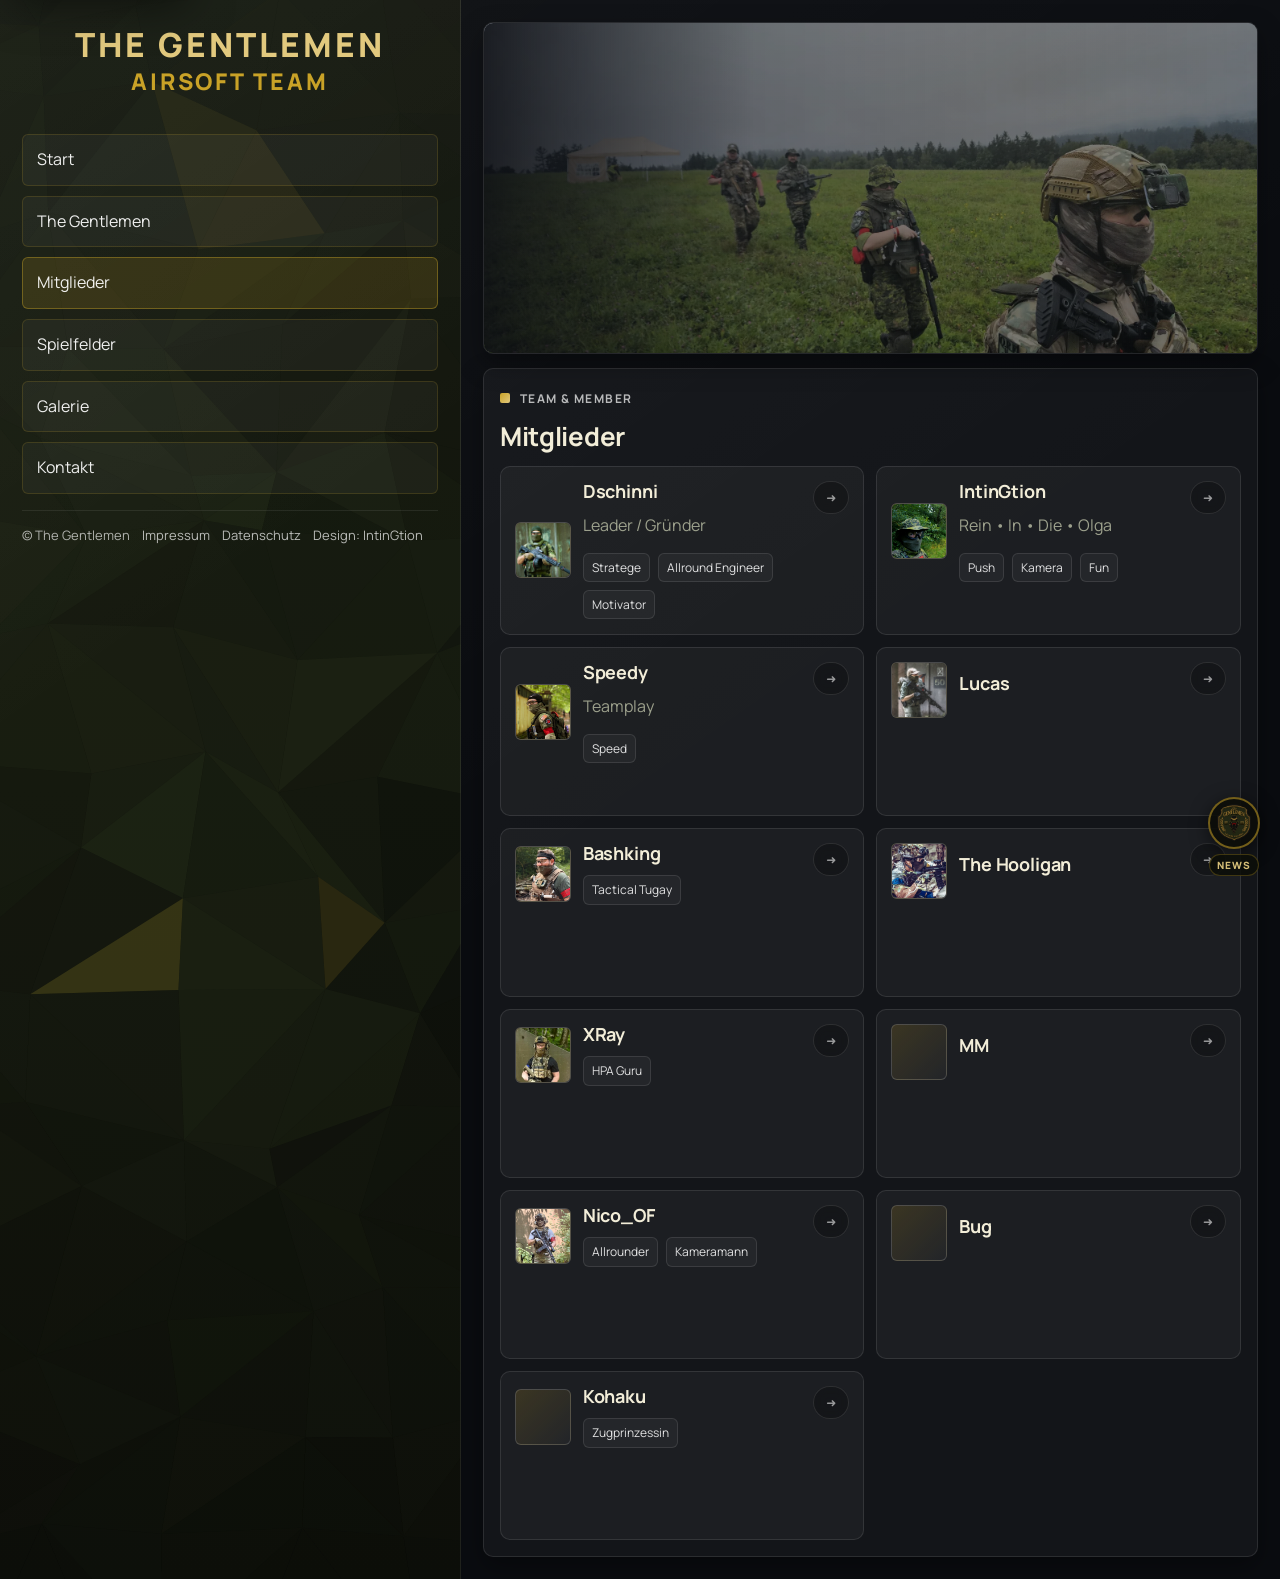
<file: about.html>
﻿<!doctype html>
<html lang="de">
  <head>
    <meta charset="utf-8" />
    <meta name="viewport" content="width=device-width, initial-scale=1.0" />
    <title>Wer sind wir – The Gentlemen</title>
    <meta
      name="description"
      content="Kurzbeschreibung des Teams und Vorstellung der Mitglieder."
    />

    <link rel="preconnect" href="https://fonts.googleapis.com" />
    <link rel="preconnect" href="https://fonts.gstatic.com" crossorigin />
    <link
      rel="stylesheet"
      href="https://fonts.googleapis.com/css2?family=Manrope:wght@400;500;600;700;800&display=swap"
    />

    <link rel="stylesheet" href="resources/style.css" />
    <link rel="icon" href="resources/brand/badge.png" type="image/png" />

    <meta name="theme-color" content="#0b0d12" />
    <meta name="color-scheme" content="dark" />
  </head>

  <body>
    <a class="skip-link" href="#content">Zum Inhalt springen</a>

    <div class="shell shell--about">
      <div class="left-pane">
        <header class="topbar">
          <a
            class="brand brand--centered"
            href="home.html"
            aria-label="The Gentlemen – Start"
          >
            <div class="brand__row">
              <div class="brand__text">
                <div class="brand__title">The Gentlemen</div>
                <div class="brand__subtitle">Airsoft Team</div>
              </div>
            </div>
          </a>
        </header>

        <div class="left-scroll">
          <nav class="tabs" aria-label="Hauptnavigation">
            <a class="tab" href="home.html"
              ><span>Start</span></a
            >
            <a class="tab" href="mitspielen.html"
              ><span>The Gentlemen</span
              ></a
            >
            <a class="tab" aria-current="page" href="about.html"
              ><span>Mitglieder</span
              ></a
            >
            <a class="tab" href="fields.html"
              ><span>Spielfelder</span
              ></a
            >
            <a class="tab" href="galerie.html"
              ><span>Galerie</span
              ></a
            >
            <a class="tab" href="kontakt.html"
              ><span>Kontakt</span
              ></a
            >
          </nav>

          <footer class="legal" aria-label="Rechtliches">
            <span>© The Gentlemen</span>
            <a href="impressum.html">Impressum</a>
            <a href="datenschutz.html">Datenschutz</a>
            <a href="https://intingtion.de" target="_blank" rel="noopener noreferrer">Design: IntinGtion</a>
          </footer>
        </div>
      </div>

      <aside class="right-pane" aria-label="Mitglieder & Eindrücke">
        <div class="right-scroll">
          <div
            class="slideshow slideshow--inline slideshow--compact"
            data-source="data/media.json"
          >
            <img class="slide slide--a" alt="" />
            <img class="slide slide--b" alt="" />
            <div class="slideshow__shade" aria-hidden="true">
            </div>
          </div>
          <section class="block">
            <p class="kicker">Team & Member</p>
            <h2>Mitglieder</h2>
            <p id="teamGridStatus" class="muted" aria-live="polite"></p>
            <div id="teamGrid" class="grid" data-source="data/team.json"></div>
          </section>
        </div>
      </aside>
    </div>

    <script src="resources/script.js" defer></script>
  </body>
</html>
</file>
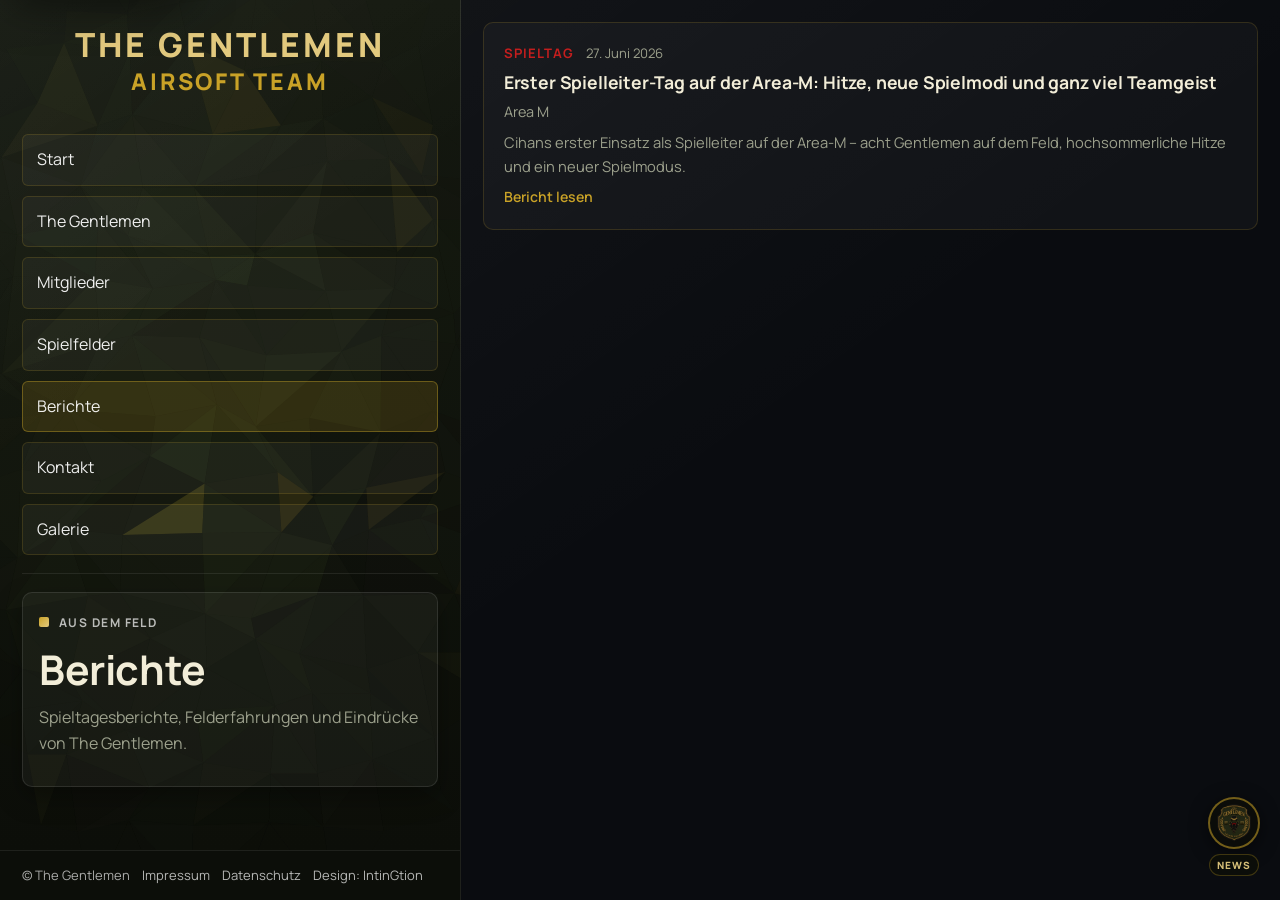
<file: berichte.html>
﻿<!doctype html>
<html lang="de">
  <head>
    <meta charset="utf-8" />
    <meta name="viewport" content="width=device-width, initial-scale=1.0" />
    <title>Berichte – The Gentlemen</title>
    <meta name="description" content="Spieltagesberichte, Felderfahrungen und Eindrücke von The Gentlemen Airsoft Team." />

    <link rel="preconnect" href="https://fonts.googleapis.com" />
    <link rel="preconnect" href="https://fonts.gstatic.com" crossorigin />
    <link rel="stylesheet" href="https://fonts.googleapis.com/css2?family=Manrope:wght@400;500;600;700;800&display=swap" />

    <link rel="stylesheet" href="resources/style.css" />
    <link rel="icon" href="resources/brand/badge.png" type="image/png" />

    <meta name="theme-color" content="#0b0d12" />
    <meta name="color-scheme" content="dark" />

    <meta property="og:type" content="website" />
    <meta property="og:site_name" content="The Gentlemen" />
    <meta property="og:locale" content="de_DE" />
    <meta property="og:title" content="Berichte – The Gentlemen" />
    <meta property="og:description" content="Spieltagesberichte, Felderfahrungen und Eindrücke von The Gentlemen Airsoft Team." />
    <meta property="og:url" content="https://the-gentlemen.de/berichte.html" />
    <meta property="og:image" content="https://the-gentlemen.de/resources/brand/badge.png" />
    <meta name="twitter:card" content="summary" />
    <meta name="twitter:title" content="Berichte – The Gentlemen" />
    <meta name="twitter:description" content="Spieltagesberichte, Felderfahrungen und Eindrücke von The Gentlemen Airsoft Team." />
    <meta name="twitter:image" content="https://the-gentlemen.de/resources/brand/badge.png" />
  </head>

  <body>
    <a class="skip-link" href="#content">Zum Inhalt springen</a>

    <div class="shell shell--fields">
      <div class="left-pane">
        <header class="topbar">
          <a class="brand brand--centered" href="start.html" aria-label="The Gentlemen – Start">
            <div class="brand__row">
              <div class="brand__text">
                <div class="brand__title">The Gentlemen</div>
                <div class="brand__subtitle">Airsoft Team</div>
              </div>
            </div>
          </a>
        </header>

        <div class="left-scroll">
          <nav class="tabs" aria-label="Hauptnavigation">
            <a class="tab" href="start.html"><span>Start</span></a>
            <a class="tab" href="ueber-uns.html"><span>The Gentlemen</span></a>
            <a class="tab" href="mitglieder.html"><span>Mitglieder</span></a>
            <a class="tab" href="spielfelder.html"><span>Spielfelder</span></a>
            <a class="tab" aria-current="page" href="berichte.html"><span>Berichte</span></a>
            <a class="tab" href="kontakt.html"><span>Kontakt</span></a>
            <a class="tab" href="galerie.html"><span>Galerie</span></a>
          </nav>

          <main id="content" class="page">
            <section class="block">
              <p class="kicker">Aus dem Feld</p>
              <h1>Berichte</h1>
              <p class="muted">Spieltagesberichte, Felderfahrungen und Eindrücke von The Gentlemen.</p>
            </section>

          </main>
        </div>
      </div>

      <div class="right-pane">
        <div class="right-scroll">
          <div id="berichte-list" class="berichte-list">
            <p class="muted" style="padding: 24px">Berichte werden geladen…</p>
          </div>
        </div>
      </div>

      <footer class="legal" aria-label="Rechtliches">
        <span>© The Gentlemen</span>
        <a href="impressum.html">Impressum</a>
        <a href="datenschutz.html">Datenschutz</a>
        <a href="https://intingtion.de" target="_blank" rel="noopener noreferrer">Design: IntinGtion</a>
      </footer>
    </div>

    <div id="bericht-modal" hidden role="dialog" aria-modal="true" aria-labelledby="bericht-modal-titel">
      <div class="bericht-modal__backdrop" data-close-bericht></div>
      <div class="bericht-modal__dialog">
        <div class="bericht-modal__topbar">
          <button class="bericht-modal__close" type="button" data-close-bericht aria-label="Schließen">✕</button>
        </div>
        <div class="bericht-modal__content">
          <p class="bericht-modal__meta">
            <span class="bericht-modal__typ" id="bericht-modal-typ"></span>
            <span class="bericht-modal__datum" id="bericht-modal-datum"></span>
          </p>
          <h2 id="bericht-modal-titel"></h2>
          <p class="bericht-modal__feld muted" id="bericht-modal-feld"></p>
          <div id="bericht-modal-body" class="bericht-modal__body"></div>
          <div id="bericht-modal-bilder" class="bericht-modal__bilder"></div>
        </div>
      </div>
    </div>

    <script src="js/berichte.js" defer></script>
    <script src="resources/script.js" defer></script>
  </body>
</html>
</file>
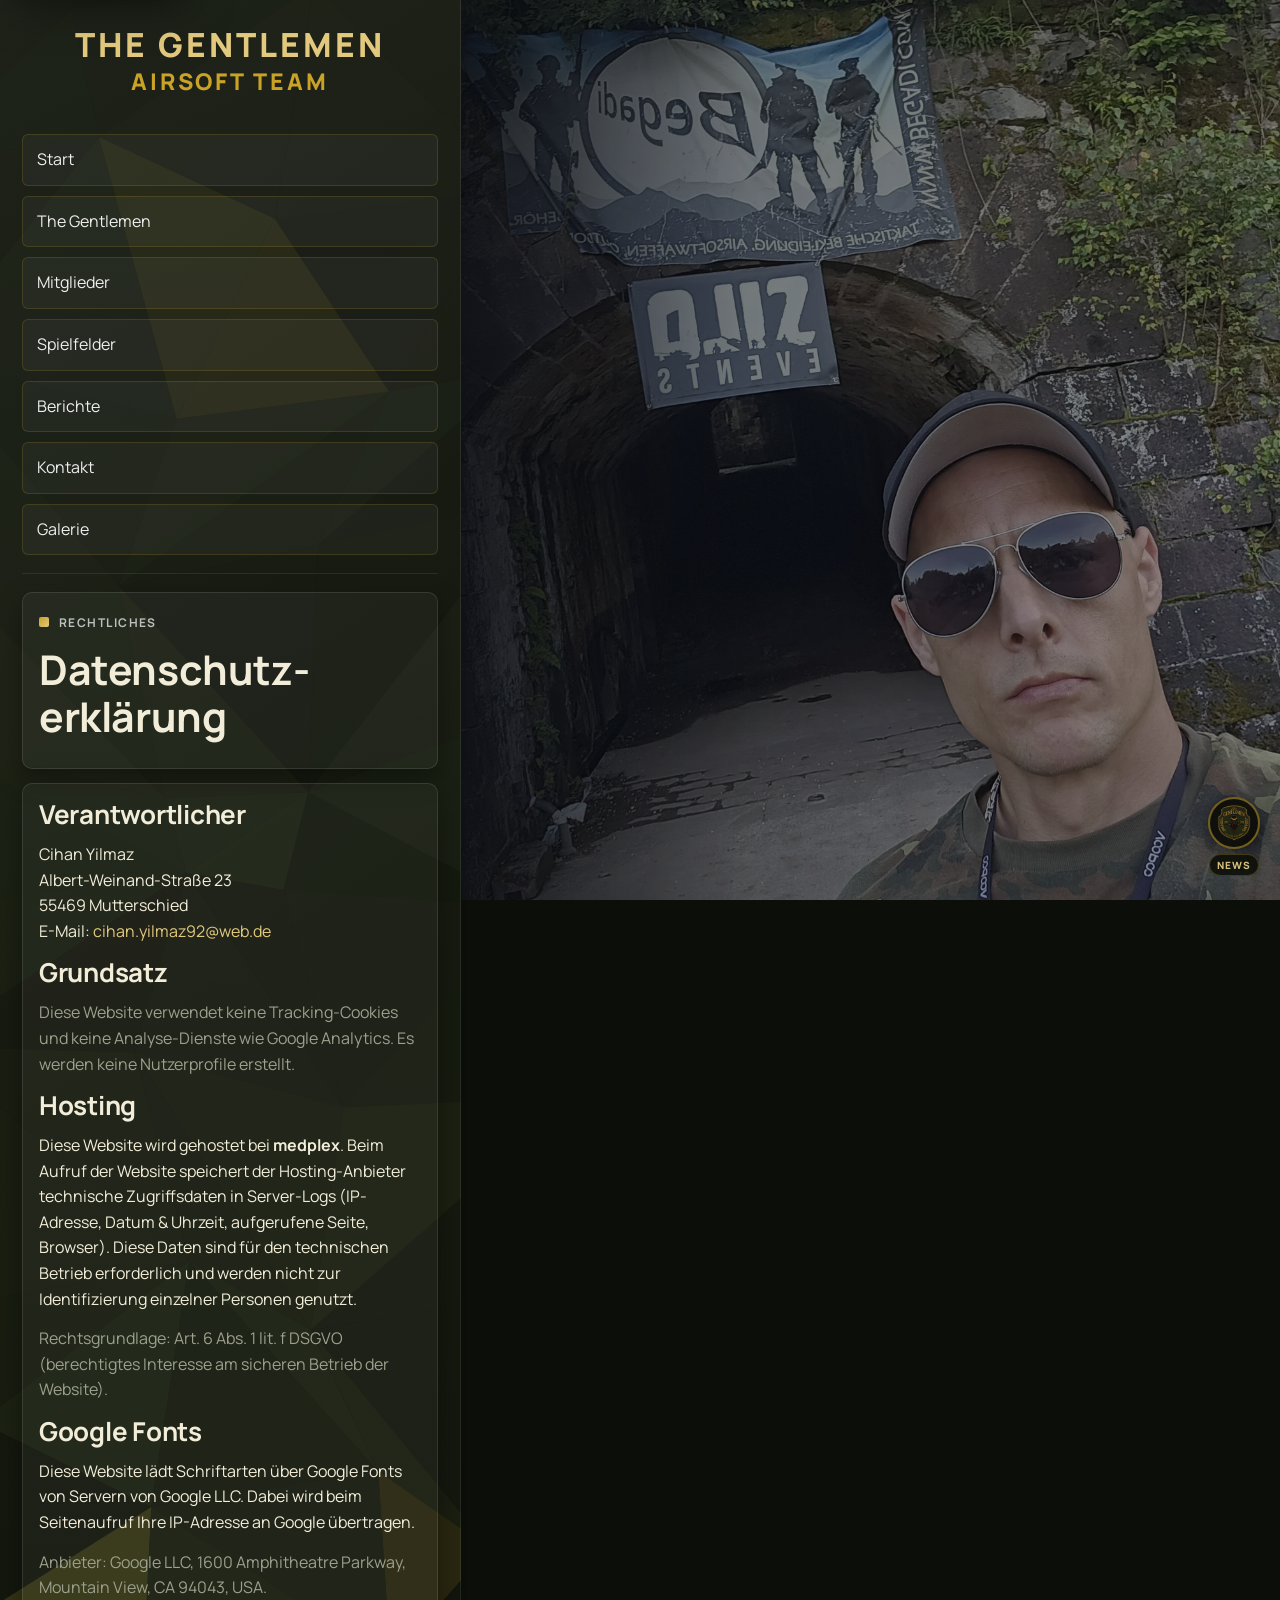
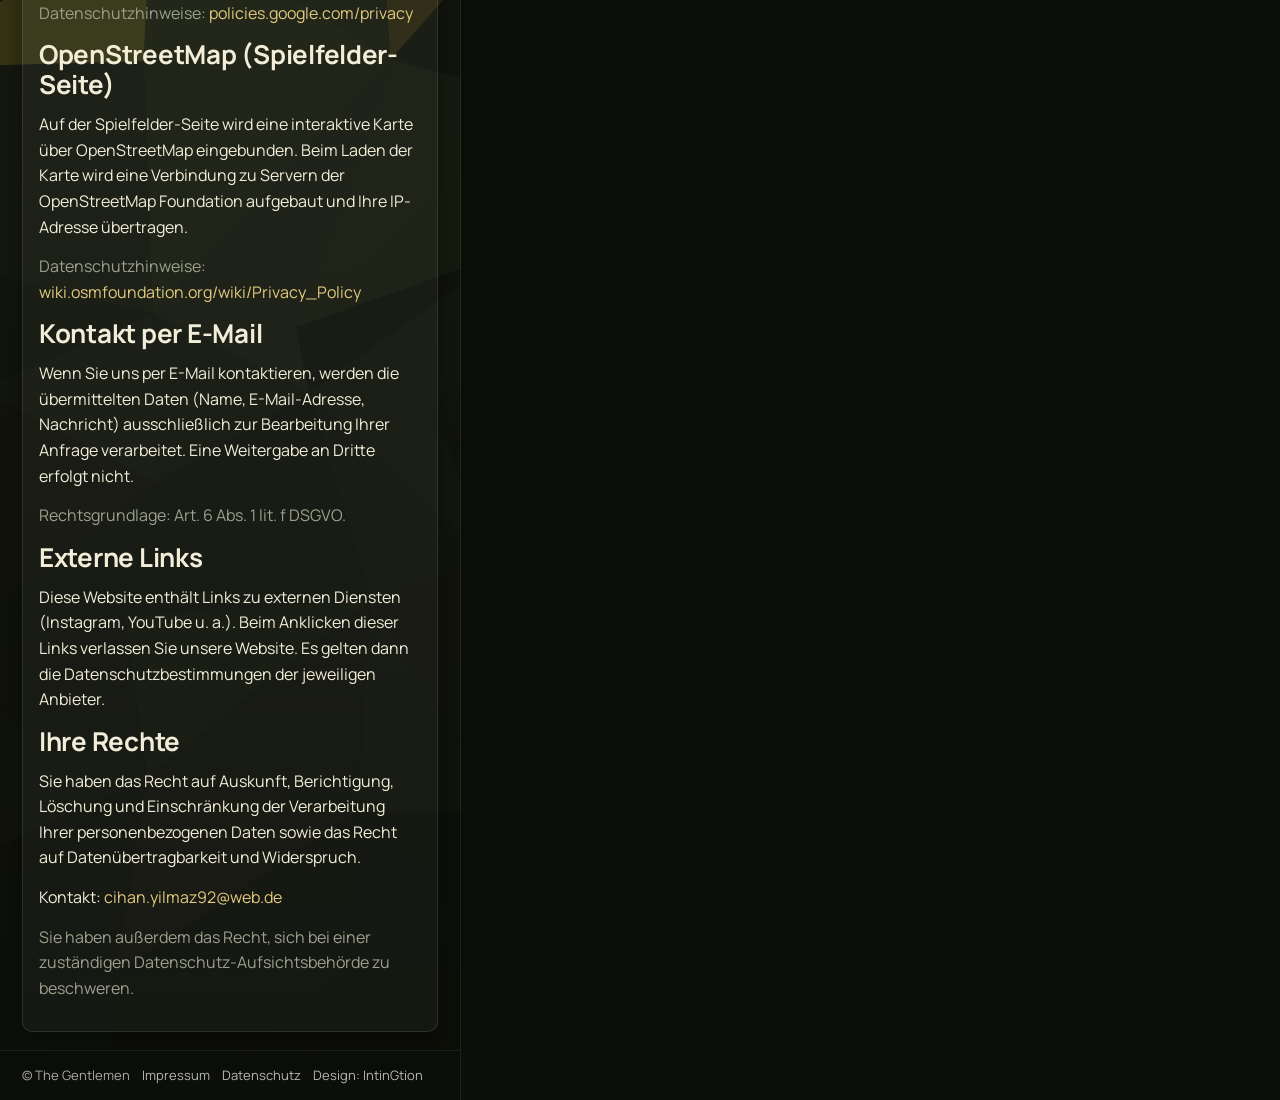
<file: datenschutz.html>
﻿<!doctype html>
<html lang="de">
  <head>
    <meta charset="utf-8" />
    <meta name="viewport" content="width=device-width, initial-scale=1.0" />
    <title>Datenschutz – The Gentlemen</title>
    <meta name="description" content="Datenschutzerklärung." />

    <link rel="preconnect" href="https://fonts.googleapis.com" />
    <link rel="preconnect" href="https://fonts.gstatic.com" crossorigin />
    <link rel="stylesheet" href="https://fonts.googleapis.com/css2?family=Manrope:wght@400;500;600;700;800&display=swap" />

    <link rel="stylesheet" href="resources/style.css" />
    <link rel="icon" href="resources/brand/badge.png" type="image/png" />

    <meta name="theme-color" content="#0b0d12" />
    <meta name="color-scheme" content="dark" />
  </head>

  <body>
    <a class="skip-link" href="#content">Zum Inhalt springen</a>

    <div class="shell">
      <div class="left-pane">
        <header class="topbar">
          <a class="brand brand--centered" href="start.html" aria-label="The Gentlemen – Start">
            <div class="brand__row">
              <div class="brand__text">
                <div class="brand__title">The Gentlemen</div>
                <div class="brand__subtitle">Airsoft Team</div>
              </div>
            </div>
          </a>
        </header>

        <div class="left-scroll">

        <nav class="tabs" aria-label="Hauptnavigation">
          <a class="tab"  href="start.html"><span>Start</span></a>
          <a class="tab"  href="ueber-uns.html"><span>The Gentlemen</span></a>
          <a class="tab"  href="mitglieder.html"><span>Mitglieder</span></a>
          <a class="tab"  href="spielfelder.html"><span>Spielfelder</span></a>
          <a class="tab" href="berichte.html"><span>Berichte</span></a>
          <a class="tab"  href="kontakt.html"><span>Kontakt</span></a>
          <a class="tab"  href="galerie.html"><span>Galerie</span></a>
        </nav>

        <main id="content" class="page">
          <section class="block">
            <p class="kicker">Rechtliches</p>
            <h1>Datenschutz&shy;erklärung</h1>
          </section>

          <section class="block">
            <h2>Verantwortlicher</h2>
            <p>
              Cihan Yilmaz<br />
              Albert-Weinand-Straße 23<br />
              55469 Mutterschied<br />
              E-Mail: <a href="mailto:cihan.yilmaz92@web.de">cihan.yilmaz92@web.de</a>
            </p>

            <h2>Grundsatz</h2>
            <p class="muted">
              Diese Website verwendet keine Tracking-Cookies und keine Analyse-Dienste
              wie Google Analytics. Es werden keine Nutzerprofile erstellt.
            </p>

            <h2>Hosting</h2>
            <p>
              Diese Website wird gehostet bei <strong>medplex</strong>. Beim Aufruf der
              Website speichert der Hosting-Anbieter technische Zugriffsdaten in
              Server-Logs (IP-Adresse, Datum &amp; Uhrzeit, aufgerufene Seite, Browser).
              Diese Daten sind für den technischen Betrieb erforderlich und werden nicht
              zur Identifizierung einzelner Personen genutzt.
            </p>
            <p class="muted">
              Rechtsgrundlage: Art. 6 Abs. 1 lit. f DSGVO (berechtigtes Interesse am
              sicheren Betrieb der Website).
            </p>

            <h2>Google Fonts</h2>
            <p>
              Diese Website lädt Schriftarten über Google Fonts von Servern von Google LLC.
              Dabei wird beim Seitenaufruf Ihre IP-Adresse an Google übertragen.
            </p>
            <p class="muted">
              Anbieter: Google LLC, 1600 Amphitheatre Parkway, Mountain View, CA 94043, USA.<br />
              Datenschutzhinweise: <a href="https://policies.google.com/privacy" target="_blank" rel="noopener noreferrer">policies.google.com/privacy</a>
            </p>

            <h2>OpenStreetMap (Spielfelder-Seite)</h2>
            <p>
              Auf der Spielfelder-Seite wird eine interaktive Karte über OpenStreetMap
              eingebunden. Beim Laden der Karte wird eine Verbindung zu Servern der
              OpenStreetMap Foundation aufgebaut und Ihre IP-Adresse übertragen.
            </p>
            <p class="muted">
              Datenschutzhinweise: <a href="https://wiki.osmfoundation.org/wiki/Privacy_Policy" target="_blank" rel="noopener noreferrer">wiki.osmfoundation.org/wiki/Privacy_Policy</a>
            </p>

            <h2>Kontakt per E-Mail</h2>
            <p>
              Wenn Sie uns per E-Mail kontaktieren, werden die übermittelten Daten
              (Name, E-Mail-Adresse, Nachricht) ausschließlich zur Bearbeitung Ihrer
              Anfrage verarbeitet. Eine Weitergabe an Dritte erfolgt nicht.
            </p>
            <p class="muted">Rechtsgrundlage: Art. 6 Abs. 1 lit. f DSGVO.</p>

            <h2>Externe Links</h2>
            <p>
              Diese Website enthält Links zu externen Diensten (Instagram, YouTube u.&nbsp;a.).
              Beim Anklicken dieser Links verlassen Sie unsere Website. Es gelten dann
              die Datenschutzbestimmungen der jeweiligen Anbieter.
            </p>

            <h2>Ihre Rechte</h2>
            <p>
              Sie haben das Recht auf Auskunft, Berichtigung, Löschung und
              Einschränkung der Verarbeitung Ihrer personenbezogenen Daten sowie
              das Recht auf Datenübertragbarkeit und Widerspruch.
            </p>
            <p>
              Kontakt: <a href="mailto:cihan.yilmaz92@web.de">cihan.yilmaz92@web.de</a>
            </p>
            <p class="muted">
              Sie haben außerdem das Recht, sich bei einer zuständigen
              Datenschutz-Aufsichtsbehörde zu beschweren.
            </p>
          </section>

        </main>
      </div>
    </div>

      <aside class="right-pane" aria-label="Team Eindrücke">
        <div class="slideshow" data-source="data/media.json">
          <img class="slide slide--a" alt="" />
          <img class="slide slide--b" alt="" />
          <div class="slideshow__shade" aria-hidden="true"></div>
        </div>
      </aside>

      <footer class="legal" aria-label="Rechtliches">
        <span>© The Gentlemen</span>
        <a href="impressum.html">Impressum</a>
        <a href="datenschutz.html">Datenschutz</a>
        <a href="https://intingtion.de" target="_blank" rel="noopener noreferrer">Design: IntinGtion</a>
      </footer>
    </div>

    <script src="resources/script.js" defer></script>
  </body>
</html>
</file>
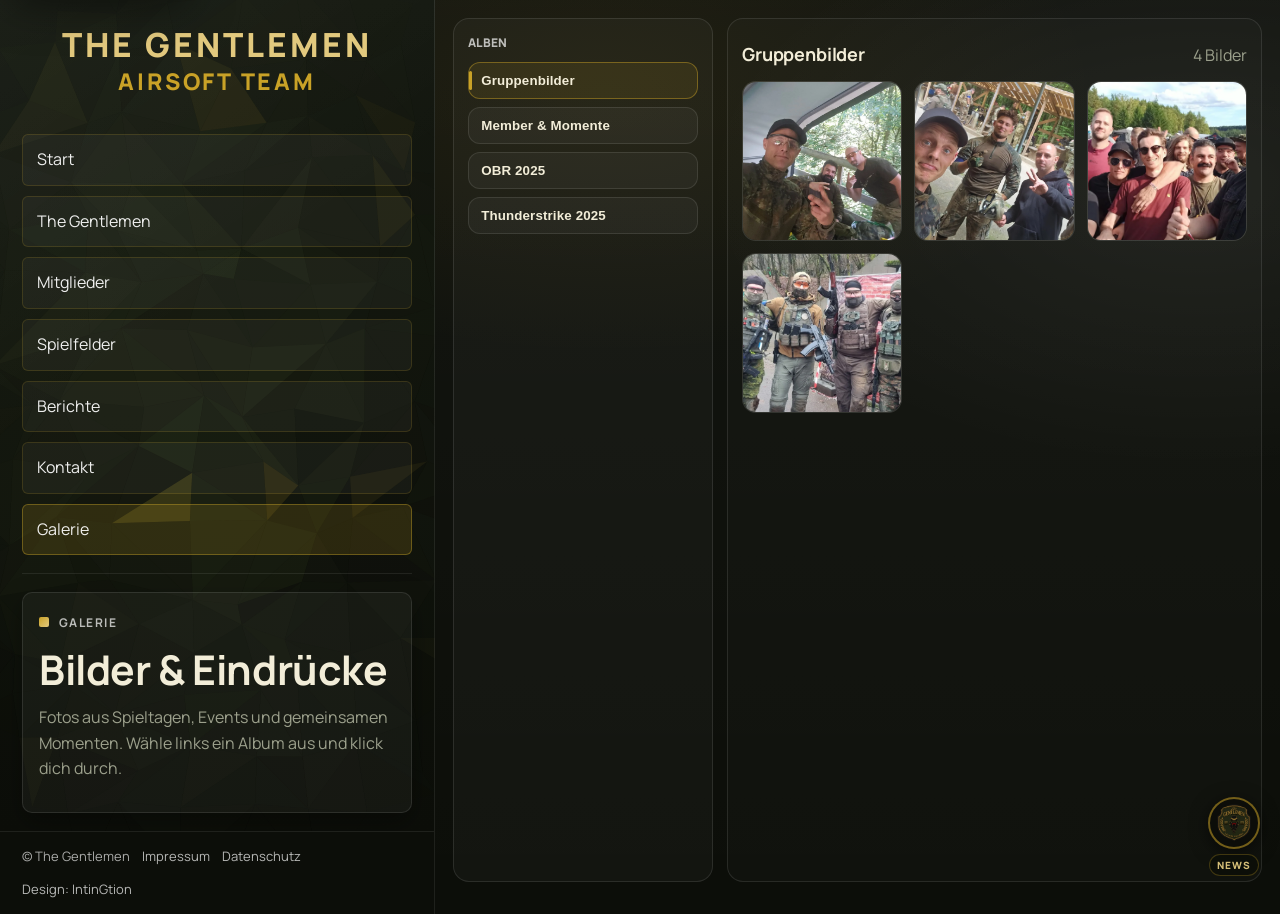
<file: galerie.html>
﻿<!doctype html>
<html lang="de">
  <head>
    <meta charset="utf-8" />
    <meta name="viewport" content="width=device-width, initial-scale=1.0" />
    <title>Galerie – The Gentlemen</title>
    <meta name="description" content="Fotos und Eindrücke aus Spielen, Events und gemeinsamen Momenten von The Gentlemen Airsoft Team." />

    <link rel="preconnect" href="https://fonts.googleapis.com" />
    <link rel="preconnect" href="https://fonts.gstatic.com" crossorigin />
    <link rel="stylesheet" href="https://fonts.googleapis.com/css2?family=Manrope:wght@400;500;600;700;800&display=swap" />

    <link rel="stylesheet" href="resources/style.css" />
    <link rel="icon" href="resources/brand/badge.png" type="image/png" />

    <meta name="theme-color" content="#0b0d12" />
    <meta name="color-scheme" content="dark" />

    <meta property="og:type" content="website" />
    <meta property="og:site_name" content="The Gentlemen" />
    <meta property="og:locale" content="de_DE" />
    <meta property="og:title" content="Galerie – The Gentlemen" />
    <meta property="og:description" content="Fotos und Eindrücke aus Spielen, Events und gemeinsamen Momenten von The Gentlemen Airsoft Team." />
    <meta property="og:url" content="https://the-gentlemen.de/galerie.html" />
    <meta property="og:image" content="https://the-gentlemen.de/resources/brand/badge.png" />
    <meta name="twitter:card" content="summary" />
    <meta name="twitter:title" content="Galerie – The Gentlemen" />
    <meta name="twitter:description" content="Fotos und Eindrücke aus Spielen, Events und gemeinsamen Momenten von The Gentlemen Airsoft Team." />
    <meta name="twitter:image" content="https://the-gentlemen.de/resources/brand/badge.png" />
  </head>

  <body>
    <a class="skip-link" href="#content">Zum Inhalt springen</a>

    <div class="shell shell--gallery">
      <div class="left-pane">
        <header class="topbar">
          <a class="brand brand--centered" href="start.html" aria-label="The Gentlemen – Start">
            <div class="brand__row">
              <div class="brand__text">
                <div class="brand__title">The Gentlemen</div>
                <div class="brand__subtitle">Airsoft Team</div>
              </div>
            </div>
          </a>
        </header>

        <div class="left-scroll">
          <nav class="tabs" aria-label="Hauptnavigation">
          <a class="tab"  href="start.html"><span>Start</span></a>
          <a class="tab"  href="ueber-uns.html"><span>The Gentlemen</span></a>
          <a class="tab"  href="mitglieder.html"><span>Mitglieder</span></a>
          <a class="tab"  href="spielfelder.html"><span>Spielfelder</span></a>
          <a class="tab" href="berichte.html"><span>Berichte</span></a>
          <a class="tab"  href="kontakt.html"><span>Kontakt</span></a>
          <a class="tab" aria-current="page" href="galerie.html"><span>Galerie</span></a>
        </nav>
          <main class="page" id="content">
            <section class="block">
              <p class="kicker">Galerie</p>
              <h1>Bilder & Eindrücke</h1>
              <p class="muted">Fotos aus Spieltagen, Events und gemeinsamen Momenten. Wähle links ein Album aus und klick dich durch.</p>
              <div id="galleryStatus" class="status muted" aria-live="polite"></div>
            </section>
          </main>

        </div>
      </div>

      <aside class="right-pane gallery-pane" aria-label="Galerie">
        <div id="galleryRoot" class="gallery-explorer" data-source="data/gallery.json">
          <div class="gallery-explorer__sidebar">
            <div class="gallery-explorer__title">Alben</div>
            <div id="galleryAlbums" class="album-tabs album-tabs--vertical" role="tablist" aria-orientation="vertical" aria-label="Alben"></div>
          </div>

          <div class="gallery-explorer__main">
            <div id="galleryGrid"></div>
          </div>
        </div>
      </aside>

      <footer class="legal" aria-label="Rechtliches">
        <span>© The Gentlemen</span>
        <a href="impressum.html">Impressum</a>
        <a href="datenschutz.html">Datenschutz</a>
        <a href="https://intingtion.de" target="_blank" rel="noopener noreferrer">Design: IntinGtion</a>
      </footer>
    </div>

    <script src="resources/script.js" defer></script>
  </body>
</html>
</file>
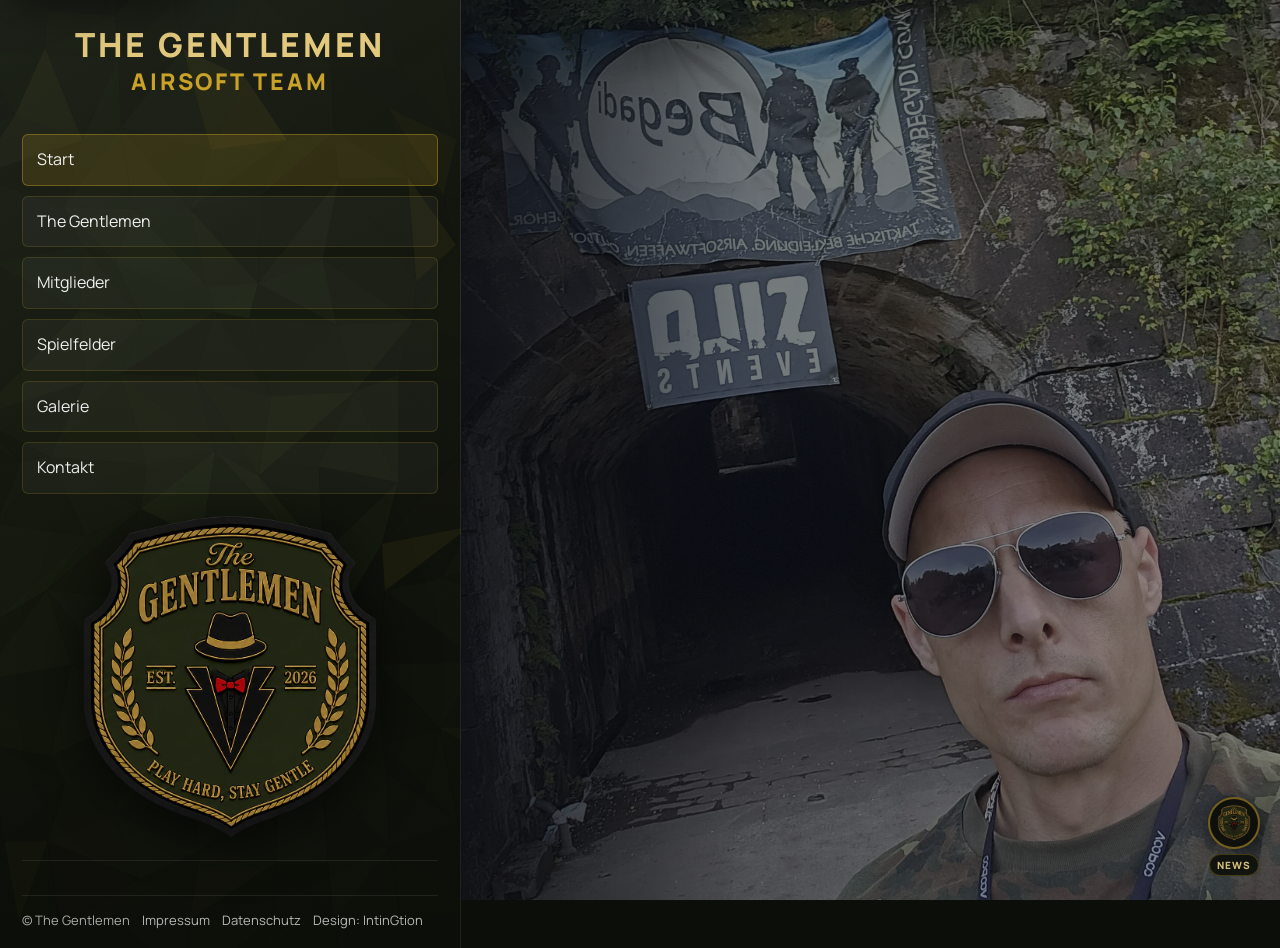
<file: home.html>
﻿<!doctype html>
<html lang="de">
  <head>
    <meta charset="utf-8" />
    <meta name="viewport" content="width=device-width, initial-scale=1.0" />
    <title>The Gentlemen – Start</title>
    <meta name="description" content="The Gentlemen. Fairplay, Teamplay und Spaß am Spiel – ohne unnötigen Drill." />

    <link rel="preconnect" href="https://fonts.googleapis.com" />
    <link rel="preconnect" href="https://fonts.gstatic.com" crossorigin />
    <link rel="stylesheet" href="https://fonts.googleapis.com/css2?family=Manrope:wght@400;500;600;700;800&display=swap" />

    <link rel="stylesheet" href="resources/style.css" />
    <link rel="icon" href="resources/brand/badge.png" type="image/png" />

    <meta name="theme-color" content="#0b0d12" />
    <meta name="color-scheme" content="dark" />
  </head>

  <body>
    <a class="skip-link" href="#content">Zum Inhalt springen</a>

    <div class="shell">
      <div class="left-pane">
        <header class="topbar">
          <a class="brand brand--centered" href="home.html" aria-label="The Gentlemen – Start">
            <div class="brand__row">
              <div class="brand__text">
                <div class="brand__title">The Gentlemen</div>
                <div class="brand__subtitle">Airsoft Team</div>
              </div>
            </div>
          </a>
        </header>

        <div class="left-scroll">
          <nav class="tabs" aria-label="Hauptnavigation">
            <a class="tab" aria-current="page" href="home.html"><span>Start</span></a>
            <a class="tab" href="mitspielen.html"><span>The Gentlemen</span></a>
            <a class="tab" href="about.html"><span>Mitglieder</span></a>
            <a class="tab" href="fields.html"><span>Spielfelder</span></a>
            <a class="tab" href="galerie.html"><span>Galerie</span></a>
            <a class="tab" href="kontakt.html"><span>Kontakt</span></a>
          </nav>

          <div class="home-logo-wrap">
            <img class="home-logo" src="resources/brand/badge.png" alt="The Gentlemen Logo" />
          </div>

          <main id="content" class="page">
            <section class="block">
              <h2>Nächster Spieltag</h2>
              <div id="spieltagBlock" data-source="data/spieltag.json" style="margin-top: 12px;"></div>
            </section>

            <footer class="legal" aria-label="Rechtliches">
              <span>© The Gentlemen</span>
              <a href="impressum.html">Impressum</a>
              <a href="datenschutz.html">Datenschutz</a>
              <a href="https://intingtion.de" target="_blank" rel="noopener noreferrer">Design: IntinGtion</a>
            </footer>
          </main>
        </div>
      </div>

      <aside class="right-pane" aria-label="Team Eindrücke">
        <div class="slideshow" data-source="data/media.json">
          <img class="slide slide--a" alt="" />
          <img class="slide slide--b" alt="" />
          <div class="slideshow__shade" aria-hidden="true"></div>
        </div>
      </aside>
    </div>

    <script src="resources/script.js" defer></script>
  </body>
</html>
</file>
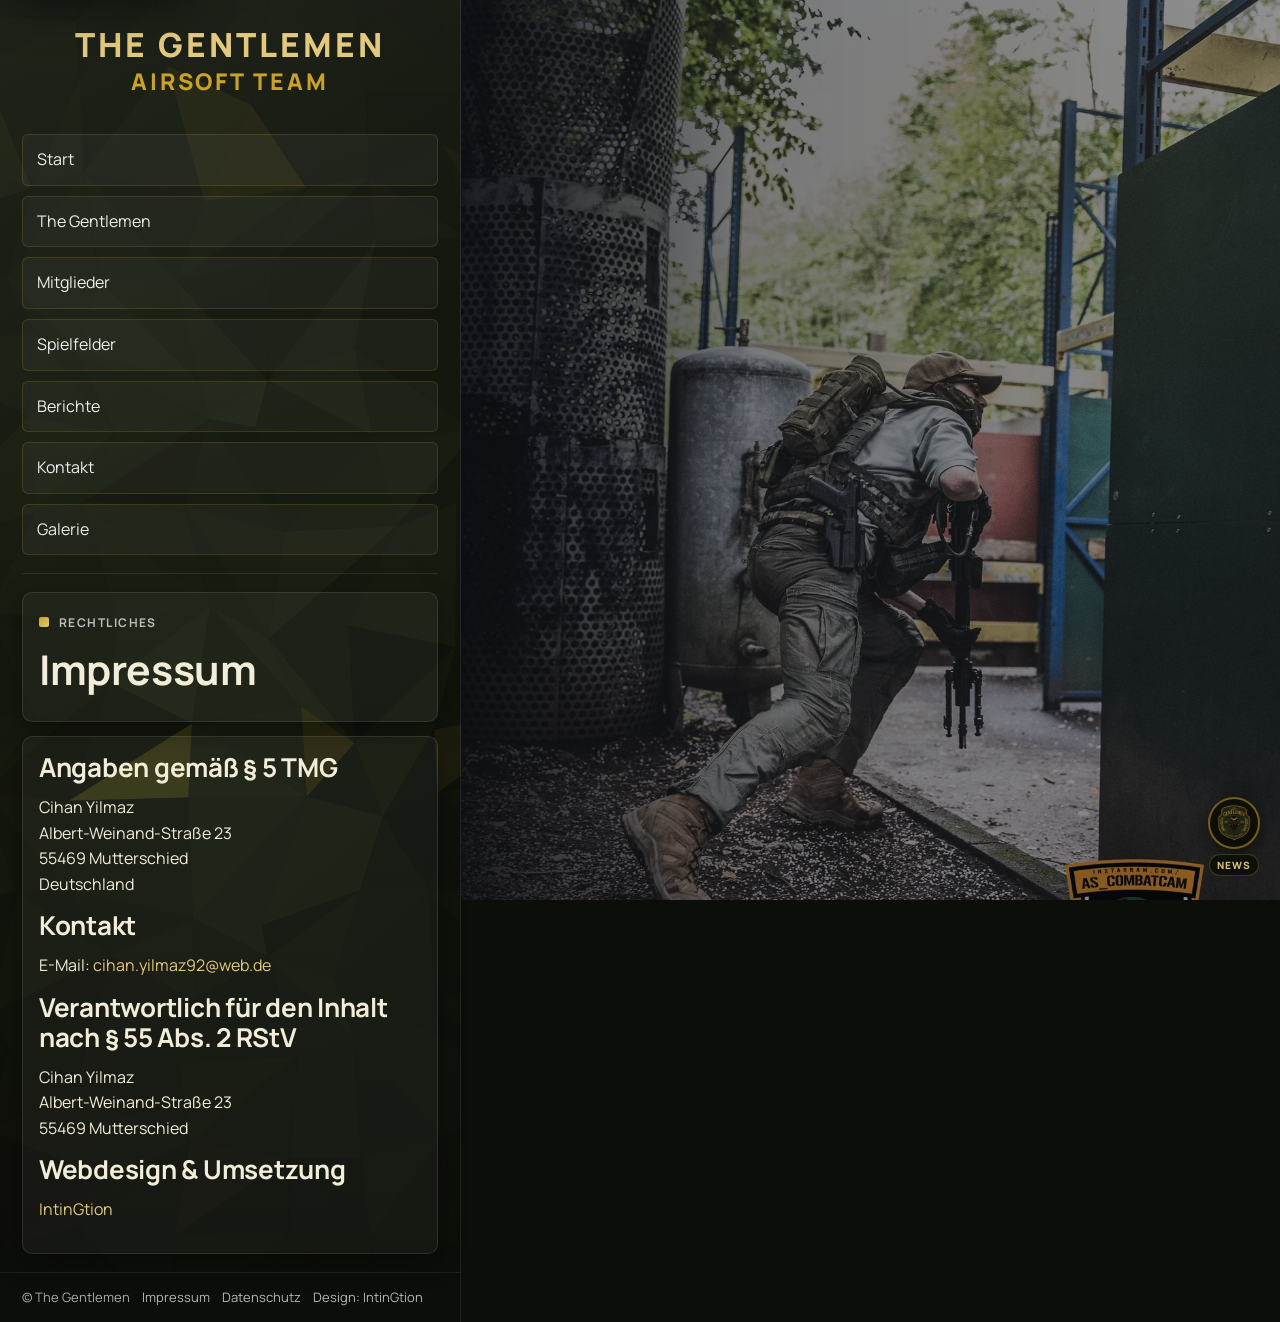
<file: impressum.html>
﻿<!doctype html>
<html lang="de">
  <head>
    <meta charset="utf-8" />
    <meta name="viewport" content="width=device-width, initial-scale=1.0" />
    <title>Impressum – The Gentlemen</title>
    <meta name="description" content="Impressum." />

    <link rel="preconnect" href="https://fonts.googleapis.com" />
    <link rel="preconnect" href="https://fonts.gstatic.com" crossorigin />
    <link rel="stylesheet" href="https://fonts.googleapis.com/css2?family=Manrope:wght@400;500;600;700;800&display=swap" />

    <link rel="stylesheet" href="resources/style.css" />
    <link rel="icon" href="resources/brand/badge.png" type="image/png" />

    <meta name="theme-color" content="#0b0d12" />
    <meta name="color-scheme" content="dark" />
  </head>

  <body>
    <a class="skip-link" href="#content">Zum Inhalt springen</a>

    <div class="shell">
      <div class="left-pane">
        <header class="topbar">
          <a class="brand brand--centered" href="start.html" aria-label="The Gentlemen – Start">
            <div class="brand__row">
              <div class="brand__text">
                <div class="brand__title">The Gentlemen</div>
                <div class="brand__subtitle">Airsoft Team</div>
              </div>
            </div>
          </a>
        </header>

        <div class="left-scroll">

        <nav class="tabs" aria-label="Hauptnavigation">
          <a class="tab"  href="start.html"><span>Start</span></a>
          <a class="tab"  href="ueber-uns.html"><span>The Gentlemen</span></a>
          <a class="tab"  href="mitglieder.html"><span>Mitglieder</span></a>
          <a class="tab"  href="spielfelder.html"><span>Spielfelder</span></a>
          <a class="tab" href="berichte.html"><span>Berichte</span></a>
          <a class="tab"  href="kontakt.html"><span>Kontakt</span></a>
          <a class="tab"  href="galerie.html"><span>Galerie</span></a>
        </nav>

        <main id="content" class="page">
          <section class="block">
            <p class="kicker">Rechtliches</p>
            <h1>Impressum</h1>
          </section>

          <section class="block">
            <h2>Angaben gemäß § 5 TMG</h2>
            <p>
              Cihan Yilmaz<br />
              Albert-Weinand-Straße 23<br />
              55469 Mutterschied<br />
              Deutschland
            </p>

            <h2>Kontakt</h2>
            <p>
              E-Mail: <a href="mailto:cihan.yilmaz92@web.de">cihan.yilmaz92@web.de</a>
            </p>

            <h2>Verantwortlich für den Inhalt nach § 55 Abs. 2 RStV</h2>
            <p>
              Cihan Yilmaz<br />
              Albert-Weinand-Straße 23<br />
              55469 Mutterschied
            </p>

            <h2>Webdesign &amp; Umsetzung</h2>
            <p>
              <a href="https://intingtion.de" target="_blank" rel="noopener noreferrer">IntinGtion</a>
            </p>
          </section>

        </main>
      </div>
    </div>

      <aside class="right-pane" aria-label="Team Eindrücke">
        <div class="slideshow" data-source="data/media.json">
          <img class="slide slide--a" alt="" />
          <img class="slide slide--b" alt="" />
          <div class="slideshow__shade" aria-hidden="true"></div>
        </div>
      </aside>

      <footer class="legal" aria-label="Rechtliches">
        <span>© The Gentlemen</span>
        <a href="impressum.html">Impressum</a>
        <a href="datenschutz.html">Datenschutz</a>
        <a href="https://intingtion.de" target="_blank" rel="noopener noreferrer">Design: IntinGtion</a>
      </footer>
    </div>

    <script src="resources/script.js" defer></script>
  </body>
</html>
</file>
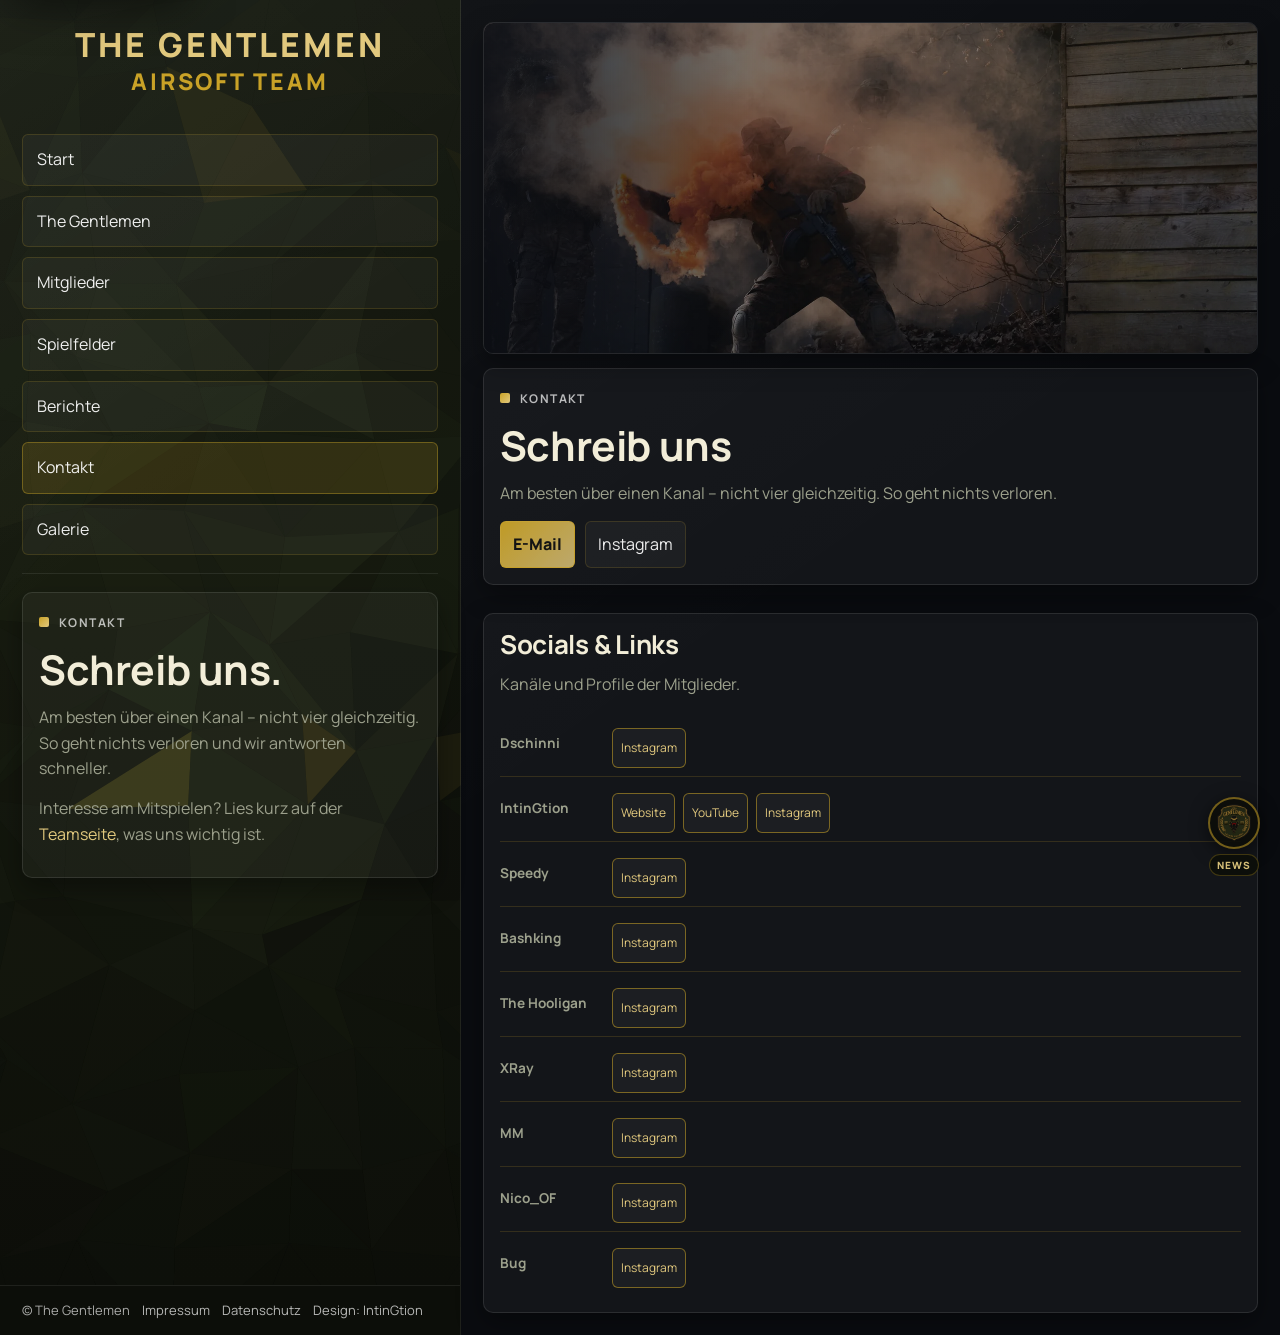
<file: kontakt.html>
﻿<!doctype html>
<html lang="de">
  <head>
    <meta charset="utf-8" />
    <meta name="viewport" content="width=device-width, initial-scale=1.0" />
    <title>Kontakt – The Gentlemen</title>
    <meta name="description" content="Interesse am Airsoft-Team The Gentlemen? Schreib uns – ob als Mitspieler oder für allgemeine Anfragen." />

    <link rel="preconnect" href="https://fonts.googleapis.com" />
    <link rel="preconnect" href="https://fonts.gstatic.com" crossorigin />
    <link
      rel="stylesheet"
      href="https://fonts.googleapis.com/css2?family=Manrope:wght@400;500;600;700;800&display=swap"
    />

    <link rel="stylesheet" href="resources/style.css" />
    <link rel="icon" href="resources/brand/badge.png" type="image/png" />

    <meta name="theme-color" content="#0b0d12" />
    <meta name="color-scheme" content="dark" />

    <meta property="og:type" content="website" />
    <meta property="og:site_name" content="The Gentlemen" />
    <meta property="og:locale" content="de_DE" />
    <meta property="og:title" content="Kontakt – The Gentlemen" />
    <meta property="og:description" content="Interesse am Airsoft-Team The Gentlemen? Schreib uns – ob als Mitspieler oder für allgemeine Anfragen." />
    <meta property="og:url" content="https://the-gentlemen.de/kontakt.html" />
    <meta property="og:image" content="https://the-gentlemen.de/resources/brand/badge.png" />
    <meta name="twitter:card" content="summary" />
    <meta name="twitter:title" content="Kontakt – The Gentlemen" />
    <meta name="twitter:description" content="Interesse am Airsoft-Team The Gentlemen? Schreib uns – ob als Mitspieler oder für allgemeine Anfragen." />
    <meta name="twitter:image" content="https://the-gentlemen.de/resources/brand/badge.png" />
  </head>

  <body>
    <a class="skip-link" href="#content">Zum Inhalt springen</a>

    <div class="shell shell--rightflow">
      <div class="left-pane">
        <header class="topbar">
          <a
            class="brand brand--centered"
            href="start.html"
            aria-label="The Gentlemen – Start"
          >
            <div class="brand__row">
              <div class="brand__text">
                <div class="brand__title">The Gentlemen</div>
                <div class="brand__subtitle">Airsoft Team</div>
              </div>
            </div>
          </a>
        </header>

        <div class="left-scroll">
          <nav class="tabs" aria-label="Hauptnavigation">
            <a class="tab" href="start.html"
              ><span>Start</span></a
            >
            <a class="tab" href="ueber-uns.html"
              ><span>The Gentlemen</span
              ></a
            >
            <a class="tab" href="mitglieder.html"
              ><span>Mitglieder</span
              ></a
            >
            <a class="tab" href="spielfelder.html"
              ><span>Spielfelder</span
              ></a
            >
            <a class="tab" href="berichte.html"><span>Berichte</span></a>
            <a class="tab" aria-current="page" href="kontakt.html"
              ><span>Kontakt</span
              ></a
            >
            <a class="tab" href="galerie.html"
              ><span>Galerie</span
              ></a
            >
          </nav>

          <main id="content" class="page">
            <section class="block">
              <p class="kicker">Kontakt</p>
              <h1>Schreib uns.</h1>
              <p class="muted">
                Am besten über einen Kanal – nicht vier gleichzeitig.
                So geht nichts verloren und wir antworten schneller.
              </p>
              <p class="muted">
                Interesse am Mitspielen? Lies kurz auf der
                <a href="ueber-uns.html">Teamseite</a>,
                was uns wichtig ist.
              </p>
            </section>

          </main>
        </div>
      </div>

      <aside class="right-pane" aria-label="Team Eindrücke">
        <div class="right-scroll">
          <div
            class="slideshow slideshow--inline slideshow--compact"
            data-source="data/media-landscape.json"
          >
            <img class="slide slide--a" alt="" />
            <img class="slide slide--b" alt="" />
            <div class="slideshow__shade" aria-hidden="true">
            </div>
          </div>
          <section class="block">
              <p class="kicker">Kontakt</p>
              <h1>Schreib uns</h1>
              <p class="muted">
                Am besten über einen Kanal – nicht vier gleichzeitig.
                So geht nichts verloren.
              </p>

              <div class="btn-row">
                <a
                  class="btn btn--lava"
                  href="mailto:thegentlemenairsoft@gmail.com"
                  >E-Mail</a
                >
                <a
                  class="btn"
                  href="https://www.instagram.com/thegentlemenairsoft/"
                  target="_blank"
                  rel="noopener noreferrer"
                  >Instagram</a
                >
              </div>
            </section>

            <section class="block">
              <h2>Socials & Links</h2>
              <p class="muted">Kanäle und Profile der Mitglieder.</p>
              <div id="memberLinks" data-source="data/team.json"></div>
            </section>
        </div>
      </aside>

      <footer class="legal" aria-label="Rechtliches">
        <span>© The Gentlemen</span>
        <a href="impressum.html">Impressum</a>
        <a href="datenschutz.html">Datenschutz</a>
        <a href="https://intingtion.de" target="_blank" rel="noopener noreferrer">Design: IntinGtion</a>
      </footer>
    </div>

    <script src="resources/script.js" defer></script>
  </body>
</html>
</file>
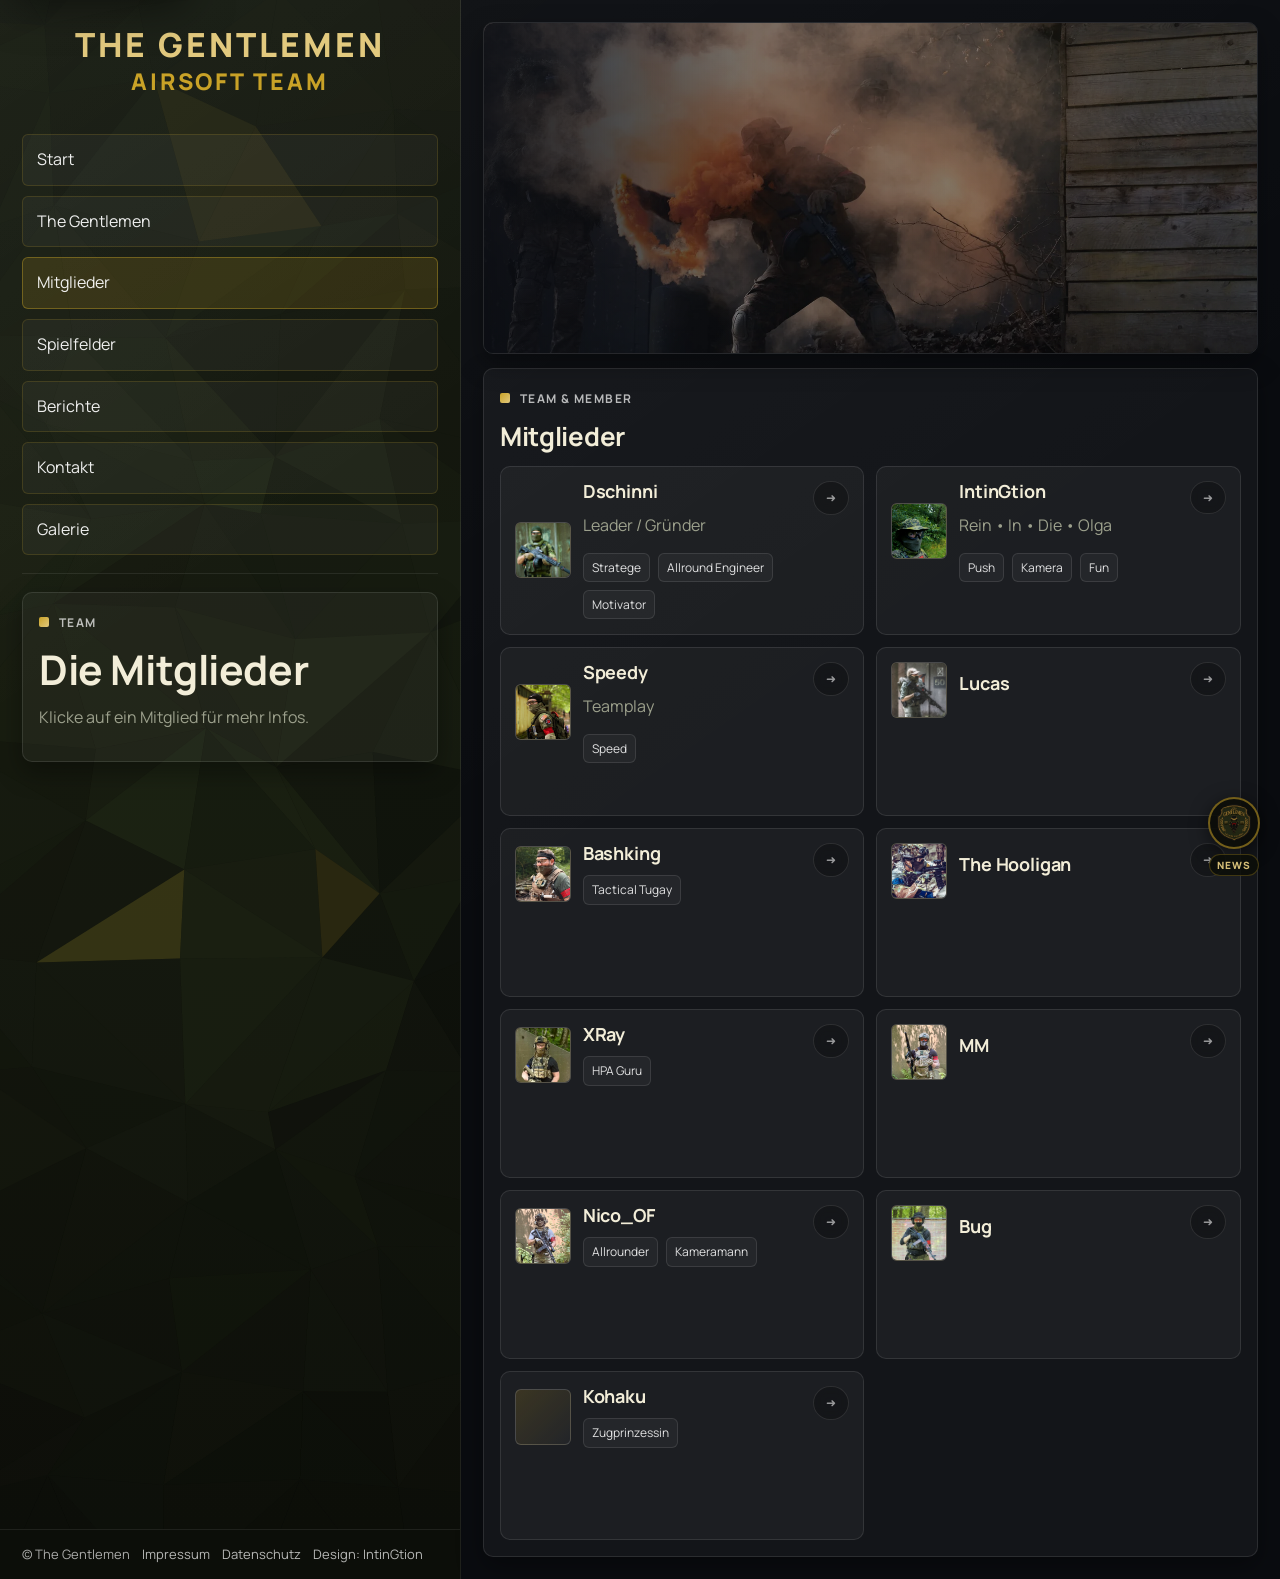
<file: mitglieder.html>
﻿<!doctype html>
<html lang="de">
  <head>
    <meta charset="utf-8" />
    <meta name="viewport" content="width=device-width, initial-scale=1.0" />
    <title>Mitglieder – The Gentlemen</title>
    <meta name="description" content="Die Mitglieder des Airsoft-Teams The Gentlemen – Spieler, Spielertags und Heimatstädte im Überblick." />

    <link rel="preconnect" href="https://fonts.googleapis.com" />
    <link rel="preconnect" href="https://fonts.gstatic.com" crossorigin />
    <link
      rel="stylesheet"
      href="https://fonts.googleapis.com/css2?family=Manrope:wght@400;500;600;700;800&display=swap"
    />

    <link rel="stylesheet" href="resources/style.css" />
    <link rel="icon" href="resources/brand/badge.png" type="image/png" />

    <meta name="theme-color" content="#0b0d12" />
    <meta name="color-scheme" content="dark" />

    <meta property="og:type" content="website" />
    <meta property="og:site_name" content="The Gentlemen" />
    <meta property="og:locale" content="de_DE" />
    <meta property="og:title" content="Mitglieder – The Gentlemen" />
    <meta property="og:description" content="Die Mitglieder des Airsoft-Teams The Gentlemen – Spieler, Spielertags und Heimatstädte im Überblick." />
    <meta property="og:url" content="https://the-gentlemen.de/mitglieder.html" />
    <meta property="og:image" content="https://the-gentlemen.de/resources/brand/badge.png" />
    <meta name="twitter:card" content="summary" />
    <meta name="twitter:title" content="Mitglieder – The Gentlemen" />
    <meta name="twitter:description" content="Die Mitglieder des Airsoft-Teams The Gentlemen – Spieler, Spielertags und Heimatstädte im Überblick." />
    <meta name="twitter:image" content="https://the-gentlemen.de/resources/brand/badge.png" />
  </head>

  <body>
    <a class="skip-link" href="#content">Zum Inhalt springen</a>

    <div class="shell shell--about">
      <div class="left-pane">
        <header class="topbar">
          <a
            class="brand brand--centered"
            href="start.html"
            aria-label="The Gentlemen – Start"
          >
            <div class="brand__row">
              <div class="brand__text">
                <div class="brand__title">The Gentlemen</div>
                <div class="brand__subtitle">Airsoft Team</div>
              </div>
            </div>
          </a>
        </header>

        <div class="left-scroll">
          <nav class="tabs" aria-label="Hauptnavigation">
            <a class="tab" href="start.html"
              ><span>Start</span></a
            >
            <a class="tab" href="ueber-uns.html"
              ><span>The Gentlemen</span
              ></a
            >
            <a class="tab" aria-current="page" href="mitglieder.html"
              ><span>Mitglieder</span
              ></a
            >
            <a class="tab" href="spielfelder.html"
              ><span>Spielfelder</span
              ></a
            >
            <a class="tab" href="berichte.html"><span>Berichte</span></a>
            <a class="tab" href="kontakt.html"
              ><span>Kontakt</span
              ></a
            >
            <a class="tab" href="galerie.html"
              ><span>Galerie</span
              ></a
            >
          </nav>

          <main id="content" class="page">
            <section class="block">
              <p class="kicker">Team</p>
              <h1>Die Mitglieder</h1>
              <p class="muted">Klicke auf ein Mitglied für mehr Infos.</p>
            </section>
          </main>

        </div>
      </div>

      <aside class="right-pane" aria-label="Mitglieder & Eindrücke">
        <div class="right-scroll">
          <div
            class="slideshow slideshow--inline slideshow--compact"
            data-source="data/media-landscape.json"
          >
            <img class="slide slide--a" alt="" />
            <img class="slide slide--b" alt="" />
            <div class="slideshow__shade" aria-hidden="true">
            </div>
          </div>
          <section class="block">
            <p class="kicker">Team & Member</p>
            <h2>Mitglieder</h2>
            <p id="teamGridStatus" class="muted" aria-live="polite"></p>
            <div id="teamGrid" class="grid" data-source="data/team.json"></div>
          </section>
        </div>
      </aside>

      <footer class="legal" aria-label="Rechtliches">
        <span>© The Gentlemen</span>
        <a href="impressum.html">Impressum</a>
        <a href="datenschutz.html">Datenschutz</a>
        <a href="https://intingtion.de" target="_blank" rel="noopener noreferrer">Design: IntinGtion</a>
      </footer>
    </div>

    <script src="resources/script.js" defer></script>
  </body>
</html>
</file>
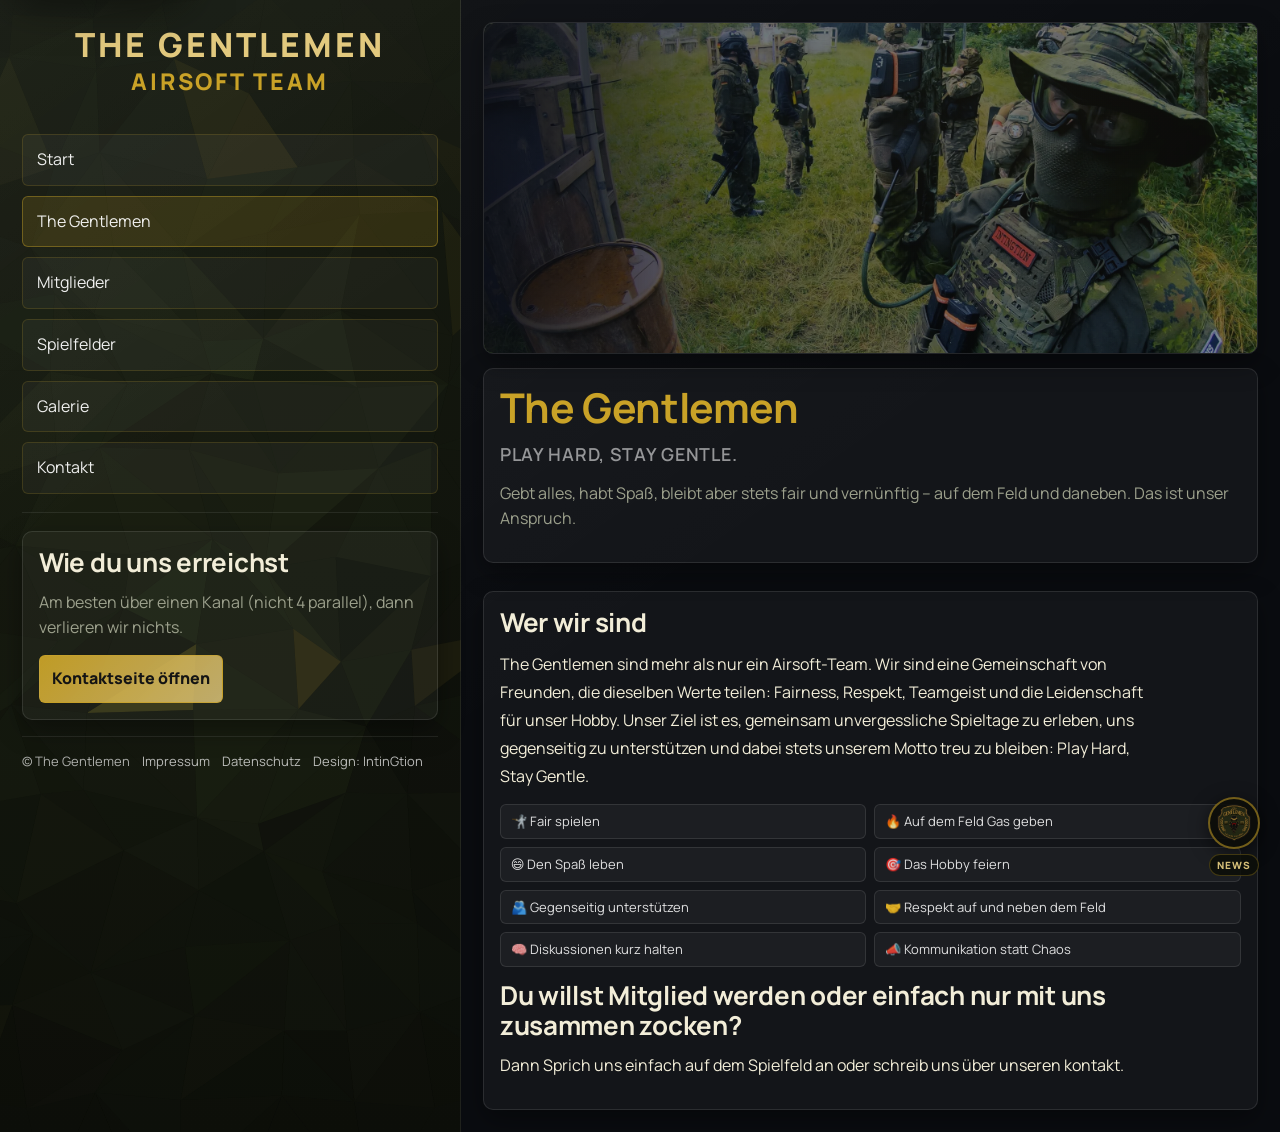
<file: mitspielen.html>
﻿<!doctype html>
<html lang="de">
  <head>
    <meta charset="utf-8" />
    <meta name="viewport" content="width=device-width, initial-scale=1.0" />
    <title>Mitspielen – The Gentlemen</title>
    <meta
      name="description"
      content="Wie läuft ein Spieltag bei The Gentlemen ab, was für Spieler wir sind und wie du uns erreichst."
    />

    <link rel="preconnect" href="https://fonts.googleapis.com" />
    <link rel="preconnect" href="https://fonts.gstatic.com" crossorigin />
    <link
      rel="stylesheet"
      href="https://fonts.googleapis.com/css2?family=Manrope:wght@400;500;600;700;800&display=swap"
    />

    <link rel="stylesheet" href="resources/style.css" />
    <link rel="icon" href="resources/brand/badge.png" type="image/png" />

    <meta name="theme-color" content="#0b0d12" />
    <meta name="color-scheme" content="dark" />
  </head>

  <body>
    <a class="skip-link" href="#content">Zum Inhalt springen</a>

    <div class="shell shell--rightflow">
      <div class="left-pane">
        <header class="topbar">
          <a
            class="brand brand--centered"
            href="home.html"
            aria-label="The Gentlemen – Start"
          >
            <div class="brand__row">
              <div class="brand__text">
                <div class="brand__title">The Gentlemen</div>
                <div class="brand__subtitle">Airsoft Team</div>
              </div>
            </div>
          </a>
        </header>

        <div class="left-scroll">
          <nav class="tabs" aria-label="Hauptnavigation">
            <a class="tab" href="home.html"
              ><span>Start</span></a
            >
            <a class="tab" aria-current="page" href="mitspielen.html"
              ><span>The Gentlemen</span
              ></a
            >
            <a class="tab" href="about.html"
              ><span>Mitglieder</span
              ></a
            >
            <a class="tab" href="fields.html"
              ><span>Spielfelder</span
              ></a
            >
            <a class="tab" href="galerie.html"
              ><span>Galerie</span
              ></a
            >
            <a class="tab" href="kontakt.html"
              ><span>Kontakt</span
              ></a
            >
          </nav>

          <main id="content" class="page">

            <section class="block">
              <h2>Wie du uns erreichst</h2>
              <p class="muted">
                Am besten über einen Kanal (nicht 4 parallel), dann verlieren
                wir nichts.
              </p>
              <div class="btn-row">
                <a class="btn btn--lava" href="kontakt.html"
                  >Kontaktseite öffnen</a
                >
              </div>
            </section>

            <footer class="legal" aria-label="Rechtliches">
              <span>© The Gentlemen</span>
              <a href="impressum.html">Impressum</a>
              <a href="datenschutz.html">Datenschutz</a>
              <a href="https://intingtion.de" target="_blank" rel="noopener noreferrer">Design: IntinGtion</a>
            </footer>
          </main>
        </div>
      </div>

      <aside class="right-pane" aria-label="Mitglieder & Eindrücke">
        <div class="right-scroll">
          <div
            class="slideshow slideshow--inline slideshow--compact"
            data-source="data/media.json"
          >
            <img class="slide slide--a" alt="" />
            <img class="slide slide--b" alt="" />
            <div class="slideshow__shade" aria-hidden="true">
            </div>
          </div>

          <section class="block" id="mitspielen-intro">
            <p class="kicker kicker--hero">The Gentlemen</p>
            <h1>Play Hard, Stay Gentle.</h1>
            <p class="muted">
              Gebt alles, habt Spaß, bleibt aber stets fair und vernünftig –
              auf dem Feld und daneben. Das ist unser Anspruch.
            </p>

          </section>

          <section class="block" id="wir">
            <h2>Wer wir sind</h2>
            <p class="prose">
              The Gentlemen sind mehr als nur ein Airsoft-Team. Wir sind eine Gemeinschaft von Freunden, die dieselben Werte teilen:
              Fairness, Respekt, Teamgeist und die Leidenschaft für unser Hobby.
              Unser Ziel ist es, gemeinsam unvergessliche Spieltage zu erleben,
              uns gegenseitig zu unterstützen und dabei stets unserem Motto treu zu bleiben: Play Hard, Stay Gentle.
            </p>
            <div class="pills pills--grid2" aria-label="Was uns auszeichnet">
              <span class="pill">🤺 Fair spielen</span>
              <span class="pill">🔥 Auf dem Feld Gas geben</span>
              <span class="pill">😄 Den Spaß leben</span>
              <span class="pill">🎯 Das Hobby feiern</span>
              <span class="pill">🫂 Gegenseitig unterstützen</span>
              <span class="pill">🤝 Respekt auf und neben dem Feld</span>
              <span class="pill">🧠 Diskussionen kurz halten</span>
              <span class="pill">📣 Kommunikation statt Chaos</span>
            </div>
            <p></p>
            <h2>Du willst Mitglied werden oder einfach nur mit uns zusammen zocken? </h2>
            <p>
              Dann Sprich uns einfach auf dem Spielfeld an oder schreib uns über unseren kontakt.
            </p>
          </section>
        </div>
      </aside>
    </div>

    <script src="resources/script.js" defer></script>
  </body>
</html>
</file>
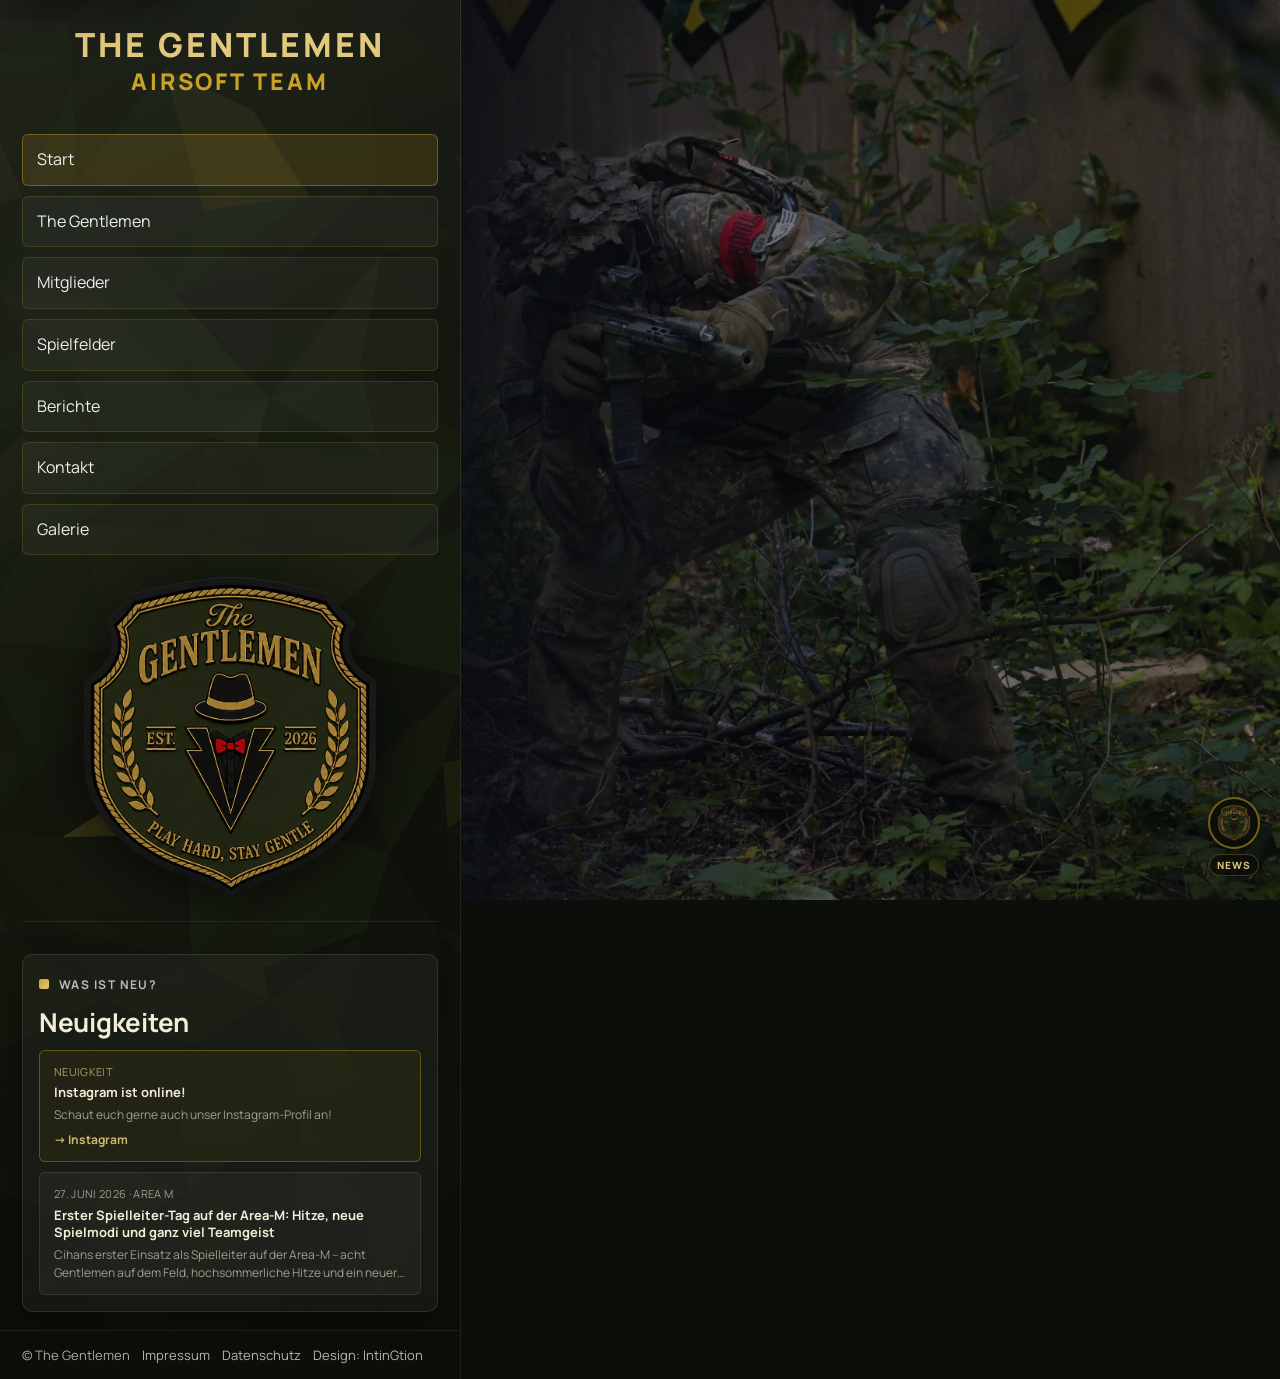
<file: start.html>
﻿<!doctype html>
<html lang="de">
  <head>
    <meta charset="utf-8" />
    <meta name="viewport" content="width=device-width, initial-scale=1.0" />
    <title>The Gentlemen – Airsoft Team</title>
    <meta name="description" content="The Gentlemen ist ein deutsches Airsoft-Team. Fairplay, Teamplay und Spaß am Spiel – ohne unnötigen Drill." />

    <link rel="preconnect" href="https://fonts.googleapis.com" />
    <link rel="preconnect" href="https://fonts.gstatic.com" crossorigin />
    <link rel="stylesheet" href="https://fonts.googleapis.com/css2?family=Manrope:wght@400;500;600;700;800&display=swap" />

    <link rel="stylesheet" href="resources/style.css" />
    <link rel="icon" href="resources/brand/badge.png" type="image/png" />

    <meta name="theme-color" content="#0b0d12" />
    <meta name="color-scheme" content="dark" />

    <meta property="og:type" content="website" />
    <meta property="og:site_name" content="The Gentlemen" />
    <meta property="og:locale" content="de_DE" />
    <meta property="og:title" content="The Gentlemen – Airsoft Team" />
    <meta property="og:description" content="The Gentlemen ist ein deutsches Airsoft-Team. Fairplay, Teamplay und Spaß am Spiel – ohne unnötigen Drill." />
    <meta property="og:url" content="https://the-gentlemen.de/start.html" />
    <meta property="og:image" content="https://the-gentlemen.de/resources/brand/badge.png" />
    <meta name="twitter:card" content="summary" />
    <meta name="twitter:title" content="The Gentlemen – Airsoft Team" />
    <meta name="twitter:description" content="The Gentlemen ist ein deutsches Airsoft-Team. Fairplay, Teamplay und Spaß am Spiel – ohne unnötigen Drill." />
    <meta name="twitter:image" content="https://the-gentlemen.de/resources/brand/badge.png" />
  </head>

  <body>
    <a class="skip-link" href="#content">Zum Inhalt springen</a>

    <div class="shell">
      <div class="left-pane">
        <header class="topbar">
          <a class="brand brand--centered" href="start.html" aria-label="The Gentlemen – Start">
            <div class="brand__row">
              <div class="brand__text">
                <div class="brand__title">The Gentlemen</div>
                <div class="brand__subtitle">Airsoft Team</div>
              </div>
            </div>
          </a>
        </header>

        <div class="left-scroll">
          <nav class="tabs" aria-label="Hauptnavigation">
            <a class="tab" aria-current="page" href="start.html"><span>Start</span></a>
            <a class="tab" href="ueber-uns.html"><span>The Gentlemen</span></a>
            <a class="tab" href="mitglieder.html"><span>Mitglieder</span></a>
            <a class="tab" href="spielfelder.html"><span>Spielfelder</span></a>
            <a class="tab" href="berichte.html"><span>Berichte</span></a>
            <a class="tab" href="kontakt.html"><span>Kontakt</span></a>
            <a class="tab" href="galerie.html"><span>Galerie</span></a>
          </nav>

          <div class="home-logo-wrap">
            <img class="home-logo" src="resources/brand/badge.png" alt="The Gentlemen Logo" />
          </div>

          <main id="content" class="page">
            <section class="block">
              <h2>Nächster Spieltag</h2>
              <div id="spieltagBlock" data-source="data/spieltag.json" style="margin-top: 12px;"></div>
            </section>

            <section class="block">
              <p class="kicker">Was ist neu?</p>
              <h2>Neuigkeiten</h2>
              <div id="newsBlock" class="news-list" data-source="data/berichte.json"></div>
            </section>

          </main>
        </div>
      </div>

      <aside class="right-pane" aria-label="Team Eindrücke">
        <div class="slideshow" data-source="data/media-portrait.json">
          <img class="slide slide--a" alt="" />
          <img class="slide slide--b" alt="" />
          <div class="slideshow__shade" aria-hidden="true"></div>
        </div>
      </aside>

      <footer class="legal" aria-label="Rechtliches">
        <span>© The Gentlemen</span>
        <a href="impressum.html">Impressum</a>
        <a href="datenschutz.html">Datenschutz</a>
        <a href="https://intingtion.de" target="_blank" rel="noopener noreferrer">Design: IntinGtion</a>
      </footer>
    </div>

    <script src="resources/script.js" defer></script>
  </body>
</html>
</file>
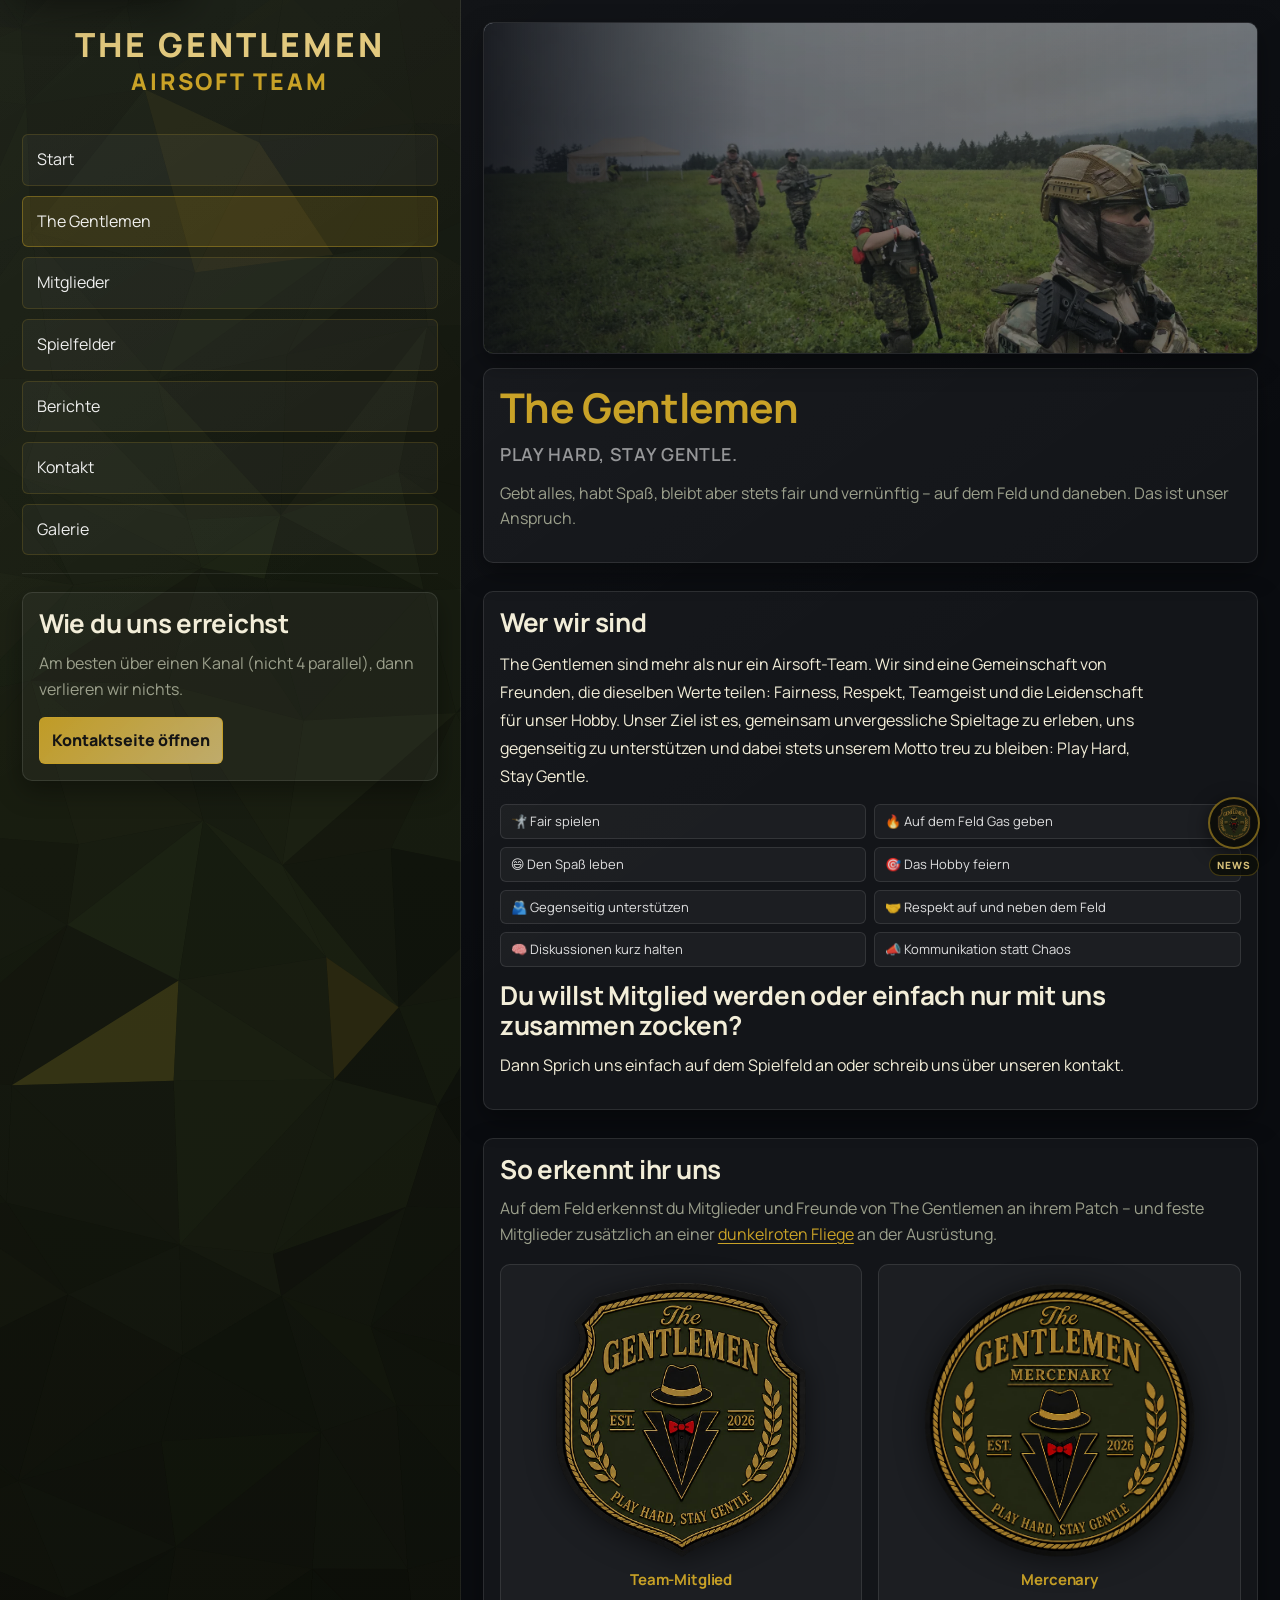
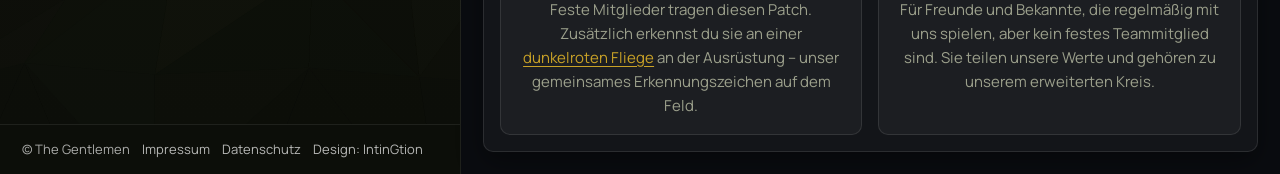
<file: ueber-uns.html>
﻿<!doctype html>
<html lang="de">
  <head>
    <meta charset="utf-8" />
    <meta name="viewport" content="width=device-width, initial-scale=1.0" />
    <title>Über uns – The Gentlemen</title>
    <meta name="description" content="Wer wir sind, was uns ausmacht und wie man uns auf dem Feld erkennt. Das Airsoft-Team The Gentlemen." />

    <link rel="preconnect" href="https://fonts.googleapis.com" />
    <link rel="preconnect" href="https://fonts.gstatic.com" crossorigin />
    <link
      rel="stylesheet"
      href="https://fonts.googleapis.com/css2?family=Manrope:wght@400;500;600;700;800&display=swap"
    />

    <link rel="stylesheet" href="resources/style.css" />
    <link rel="icon" href="resources/brand/badge.png" type="image/png" />

    <meta name="theme-color" content="#0b0d12" />
    <meta name="color-scheme" content="dark" />

    <meta property="og:type" content="website" />
    <meta property="og:site_name" content="The Gentlemen" />
    <meta property="og:locale" content="de_DE" />
    <meta property="og:title" content="Über uns – The Gentlemen" />
    <meta property="og:description" content="Wer wir sind, was uns ausmacht und wie man uns auf dem Feld erkennt. Das Airsoft-Team The Gentlemen." />
    <meta property="og:url" content="https://the-gentlemen.de/ueber-uns.html" />
    <meta property="og:image" content="https://the-gentlemen.de/resources/brand/badge.png" />
    <meta name="twitter:card" content="summary" />
    <meta name="twitter:title" content="Über uns – The Gentlemen" />
    <meta name="twitter:description" content="Wer wir sind, was uns ausmacht und wie man uns auf dem Feld erkennt. Das Airsoft-Team The Gentlemen." />
    <meta name="twitter:image" content="https://the-gentlemen.de/resources/brand/badge.png" />
  </head>

  <body>
    <a class="skip-link" href="#content">Zum Inhalt springen</a>

    <div class="shell shell--rightflow">
      <div class="left-pane">
        <header class="topbar">
          <a
            class="brand brand--centered"
            href="start.html"
            aria-label="The Gentlemen – Start"
          >
            <div class="brand__row">
              <div class="brand__text">
                <div class="brand__title">The Gentlemen</div>
                <div class="brand__subtitle">Airsoft Team</div>
              </div>
            </div>
          </a>
        </header>

        <div class="left-scroll">
          <nav class="tabs" aria-label="Hauptnavigation">
            <a class="tab" href="start.html"
              ><span>Start</span></a
            >
            <a class="tab" aria-current="page" href="ueber-uns.html"
              ><span>The Gentlemen</span
              ></a
            >
            <a class="tab" href="mitglieder.html"
              ><span>Mitglieder</span
              ></a
            >
            <a class="tab" href="spielfelder.html"
              ><span>Spielfelder</span
              ></a
            >
            <a class="tab" href="berichte.html"><span>Berichte</span></a>
            <a class="tab" href="kontakt.html"
              ><span>Kontakt</span
              ></a
            >
            <a class="tab" href="galerie.html"
              ><span>Galerie</span
              ></a
            >
          </nav>

          <main id="content" class="page">

            <section class="block">
              <h2>Wie du uns erreichst</h2>
              <p class="muted">
                Am besten über einen Kanal (nicht 4 parallel), dann verlieren
                wir nichts.
              </p>
              <div class="btn-row">
                <a class="btn btn--lava" href="kontakt.html"
                  >Kontaktseite öffnen</a
                >
              </div>
            </section>

          </main>
        </div>
      </div>

      <aside class="right-pane" aria-label="Mitglieder & Eindrücke">
        <div class="right-scroll">
          <div
            class="slideshow slideshow--inline slideshow--compact"
            data-source="data/media-landscape.json"
          >
            <img class="slide slide--a" alt="" />
            <img class="slide slide--b" alt="" />
            <div class="slideshow__shade" aria-hidden="true">
            </div>
          </div>

          <section class="block" id="mitspielen-intro">
            <p class="kicker kicker--hero">The Gentlemen</p>
            <h1>Play Hard, Stay Gentle.</h1>
            <p class="muted">
              Gebt alles, habt Spaß, bleibt aber stets fair und vernünftig –
              auf dem Feld und daneben. Das ist unser Anspruch.
            </p>

          </section>

          <section class="block" id="wir">
            <h2>Wer wir sind</h2>
            <p class="prose">
              The Gentlemen sind mehr als nur ein Airsoft-Team. Wir sind eine Gemeinschaft von Freunden, die dieselben Werte teilen:
              Fairness, Respekt, Teamgeist und die Leidenschaft für unser Hobby.
              Unser Ziel ist es, gemeinsam unvergessliche Spieltage zu erleben,
              uns gegenseitig zu unterstützen und dabei stets unserem Motto treu zu bleiben: Play Hard, Stay Gentle.
            </p>
            <div class="pills pills--grid2" aria-label="Was uns auszeichnet">
              <span class="pill">🤺 Fair spielen</span>
              <span class="pill">🔥 Auf dem Feld Gas geben</span>
              <span class="pill">😄 Den Spaß leben</span>
              <span class="pill">🎯 Das Hobby feiern</span>
              <span class="pill">🫂 Gegenseitig unterstützen</span>
              <span class="pill">🤝 Respekt auf und neben dem Feld</span>
              <span class="pill">🧠 Diskussionen kurz halten</span>
              <span class="pill">📣 Kommunikation statt Chaos</span>
            </div>
            <p></p>
            <h2>Du willst Mitglied werden oder einfach nur mit uns zusammen zocken? </h2>
            <p>
              Dann Sprich uns einfach auf dem Spielfeld an oder schreib uns über unseren kontakt.
            </p>
          </section>

          <section class="block" id="erkennung">
            <h2>So erkennt ihr uns</h2>
            <p class="muted">Auf dem Feld erkennst du Mitglieder und Freunde von The Gentlemen an ihrem Patch – und feste Mitglieder zusätzlich an einer <button class="img-link" data-fliege>dunkelroten Fliege</button> an der Ausrüstung.</p>

            <div class="patch-grid">
              <div class="patch-card">
                <img
                  src="resources/brand/badge.png"
                  alt="The Gentlemen Team-Patch"
                  class="patch-card__img"
                />
                <h3 class="patch-card__title">Team-Mitglied</h3>
                <p class="patch-card__desc muted">Feste Mitglieder tragen diesen Patch. Zusätzlich erkennst du sie an einer <button class="img-link" data-fliege>dunkelroten Fliege</button> an der Ausrüstung – unser gemeinsames Erkennungszeichen auf dem Feld.</p>
              </div>

              <div class="patch-card">
                <img
                  src="resources/brand/TheGentlemen_MERC_transparenter_Hintergrund.png"
                  alt="The Gentlemen Mercenary-Patch"
                  class="patch-card__img"
                />
                <h3 class="patch-card__title">Mercenary</h3>
                <p class="patch-card__desc muted">Für Freunde und Bekannte, die regelmäßig mit uns spielen, aber kein festes Teammitglied sind. Sie teilen unsere Werte und gehören zu unserem erweiterten Kreis.</p>
              </div>
            </div>
          </section>
        </div>
      </aside>

      <footer class="legal" aria-label="Rechtliches">
        <span>© The Gentlemen</span>
        <a href="impressum.html">Impressum</a>
        <a href="datenschutz.html">Datenschutz</a>
        <a href="https://intingtion.de" target="_blank" rel="noopener noreferrer">Design: IntinGtion</a>
      </footer>
    </div>

    <div id="fliege-lightbox" hidden role="dialog" aria-modal="true" aria-label="Dunkelrote Fliege">
      <div class="fliege-lb__backdrop"></div>
      <div class="fliege-lb__dialog">
        <button class="fliege-lb__close" aria-label="Schließen">&times;</button>
        <img src="resources/brand/DunkelroteFliege.webp" alt="Dunkelrote Fliege – Erkennungszeichen der Team-Mitglieder" class="fliege-lb__img" />
      </div>
    </div>

    <script src="resources/script.js" defer></script>
    <script>
      (function () {
        var lb = document.getElementById("fliege-lightbox");
        if (!lb) return;
        function openLb() { lb.hidden = false; document.body.classList.add("modal-open"); }
        function closeLb() { lb.hidden = true; document.body.classList.remove("modal-open"); }
        document.querySelectorAll("[data-fliege]").forEach(function (btn) { btn.addEventListener("click", openLb); });
        lb.querySelector(".fliege-lb__backdrop").addEventListener("click", closeLb);
        lb.querySelector(".fliege-lb__close").addEventListener("click", closeLb);
        document.addEventListener("keydown", function (e) { if (e.key === "Escape" && !lb.hidden) closeLb(); });
      })();
    </script>
  </body>
</html>
</file>
<file: resources/style.css>
/* The Gentlemen – Split UI (Tabs links, Media rechts) */

/* ---------- Design Tokens ---------- */
:root {
  --bg: #0c0e09;
  --panel: #141810;
  --text: #f2edd8;
  --muted: #9ca08c;
  --border: rgba(201, 162, 39, 0.18);

  --gold: #c9a227;
  --gold-2: #e2c97e;
  --olive: #3d4a26;
  --crimson: #c41e1e;

  /* Aliase damit bestehender Code weiter funktioniert */
  --lava: var(--gold);
  --lava-2: var(--gold-2);

  --radius: 10px;
  --radius-sm: 6px;
  --shadow: 0 18px 46px rgba(0, 0, 0, 0.55);

  --ease: cubic-bezier(0.2, 0.8, 0.2, 1);
  --t: 180ms;

  /* Brand (Header) */
  --brand-overhang: clamp(180px, 24vw, 720px);
  /* wie weit Header/Schrift ins Bild darf */
  --badge-s: clamp(170px, 14vw, 320px);
  /* großer runder Logo-Badge */
  --badge-half: calc(var(--badge-s) * 0.5);
  --brand-title: clamp(26px, 2.6vw, 44px);
  --brand-subtitle: clamp(18px, 1.8vw, 34px);
}

/* ---------- Base / Reset ---------- */
*,
*::before,
*::after {
  box-sizing: border-box;
}

html {
  font-family:
    "Manrope",
    system-ui,
    -apple-system,
    "Segoe UI",
    Roboto,
    "Helvetica Neue",
    Arial,
    "Noto Sans",
    "Liberation Sans",
    sans-serif,
    "Apple Color Emoji",
    "Segoe UI Emoji";
  text-rendering: optimizeLegibility;
  -webkit-font-smoothing: antialiased;
}

body {
  margin: 0;
  background: var(--bg);
  color: var(--text);
  line-height: 1.6;
  overflow-x: hidden;
}

img {
  max-width: 100%;
  height: auto;
  display: block;
}

a {
  color: var(--lava-2);
  text-decoration: none;
  transition: color var(--t) var(--ease), transform var(--t) var(--ease), background-color var(--t) var(--ease);
}

a:hover {
  color: var(--lava);
}

a:focus-visible,
button:focus-visible {
  outline: 2px solid rgba(201, 162, 39, 0.75);
  outline-offset: 3px;
}

p {
  margin: 0 0 14px;
}

.muted {
  color: var(--muted);
}

h1, h2, h3 {
  margin: 0 0 12px;
  line-height: 1.15;
  letter-spacing: -0.01em;
}

h1 {
  font-size: clamp(26px, 3.2vw, 44px);
}

h2 {
  font-size: clamp(18px, 2.4vw, 26px);
}

h3 {
  font-size: 18px;
}

/* Skip link (A11y) */
.skip-link {
  position: absolute;
  left: 12px;
  top: 12px;
  padding: 10px 12px;
  border-radius: var(--radius-sm);
  background: var(--panel);
  border: 1px solid var(--border);
  box-shadow: var(--shadow);
  transform: translateY(-160%);
  transition: transform var(--t) var(--ease);
  z-index: 2000;
}

.skip-link:focus {
  transform: translateY(0);
}

/* ---------- Split Shell ---------- */
.shell {
  min-height: 100dvh;
  display: grid;
  grid-template-columns: clamp(360px, 36vw, 560px) 1fr;
  grid-template-rows: 1fr auto;
  grid-template-areas:
    "left  right"
    "legal right";
}

.left-pane {
  position: relative;
  grid-area: left;
  z-index: 2;
  display: flex;
  flex-direction: column;
  background: linear-gradient(145deg, rgba(255, 255, 255, 0.04), transparent 40%),
    url("brand/mesh-bg.svg") top center / cover no-repeat,
    linear-gradient(180deg, var(--panel), var(--bg));
  border-right: 1px solid rgba(255, 255, 255, 0.08);
  padding: 0;
  overflow: visible;
}

.topbar {
  position: relative;
  z-index: 50;
  padding: 22px 22px 22px;
  overflow: visible;
}

.topbar::before {
  content: "";
  position: absolute;
  left: 0;
  top: 0;
  bottom: 0;
  width: calc(100% + var(--brand-overhang));

  pointer-events: none;
}


.topbar>* {
  position: relative;
  z-index: 1;
}

.left-scroll {
  flex: 1;
  padding: 0 22px 18px;
  overflow-y: auto;
  overflow-x: hidden;
}

/* ---------- Default Pages: avoid nested scrolling on the left ---------- */
/* About / Rightflow / Fields / Gallery haben eigene Layouts */
.shell:not(.shell--about):not(.shell--gallery):not(.shell--fields):not(.shell--rightflow) .left-scroll {
  overflow: visible;
}

/* Slideshow bleibt stabil, während die Seite normal scrollt */
.shell:not(.shell--about):not(.shell--gallery):not(.shell--fields):not(.shell--rightflow) .right-pane {
  position: sticky;
  top: 0;
  height: 100dvh;
  align-self: start;
}

.right-pane {
  position: relative;
  grid-area: right;
  z-index: 1;
  overflow: hidden;
  background: #0a0c10;
}

/* ---------- About (Members right, Slideshow below) ---------- */
.shell--about {
  --brand-overhang: 0px;
  --badge-s: 0px;
}

.shell--about .right-pane {
  overflow: visible;
  background: linear-gradient(145deg, rgba(255, 255, 255, 0.03), transparent 45%), #0a0c10;
}

.shell--about .right-scroll {
  padding: 22px;
  display: flex;
  flex-direction: column;
  gap: 14px;
}

.slideshow.slideshow--inline {
  position: relative;
  inset: auto;
  width: 100%;
  aspect-ratio: 16 / 9;
  overflow: hidden;
}

.shell--about .slideshow.slideshow--inline,
.shell--rightflow .slideshow.slideshow--inline {
  border-radius: var(--radius);
  border: 1px solid rgba(255, 255, 255, 0.10);
  box-shadow: 0 10px 26px rgba(0, 0, 0, 0.35);
  overflow: hidden;
}

/* Meta-Text sitzt dann optisch wie "Block-Padding" */
.shell--about .slideshow.slideshow--inline .slideshow__meta,
.shell--rightflow .slideshow.slideshow--inline .slideshow__meta {
  left: 16px;
  bottom: 16px;
}

/* Shell Spielfelder */
.shell--fields .slideshow.slideshow--inline {
  border-radius: var(--radius);
  border: 1px solid rgba(255, 255, 255, 0.10);
  box-shadow: 0 10px 26px rgba(0, 0, 0, 0.35);
  overflow: hidden;
}

/* Meta-Text sitzt dann optisch wie "Block-Padding" */
.shell--fields .slideshow.slideshow--inline .slideshow__meta {
  left: 16px;
  bottom: 16px;
}

.slideshow.slideshow--inline .slide {
  transform: none;
}

.slideshow.slideshow--inline.slideshow--compact {
  aspect-ratio: 21 / 9;
}


/* ---------- Right Flow (About-Style) ---------- */
.shell--rightflow {
  --brand-overhang: 0px;
  --badge-s: 0px;
}

.shell--rightflow .right-pane {
  overflow: visible;
  background: linear-gradient(145deg, rgba(255, 255, 255, 0.03), transparent 45%), #0a0c10;
}

.shell--rightflow .right-scroll {
  padding: 22px;
  display: flex;
  flex-direction: column;
  gap: 14px;
}

/* Auf Seiten mit viel Content: nur einen (Browser-)Scroll verwenden */
.shell--rightflow .left-scroll {
  overflow: visible;
}

/* ---------- Spielfelder (Content right) ---------- */
.shell--fields {
  --brand-overhang: 0px;
  --badge-s: 0px;
}

.shell--fields .right-pane {
  overflow: visible;
  background: linear-gradient(145deg, rgba(255, 255, 255, 0.03), transparent 45%), #0a0c10;
}

.shell--fields .right-scroll {
  padding: 22px;
  display: flex;
  flex-direction: column;
  gap: 14px;
}

/* ---------- Brand (Logo + Text) ---------- */
.brand {
  position: relative;
  display: block;
  width: 100%;
  overflow: visible;
}

.brand__row {
  display: flex;
  align-items: flex-start;
  gap: 18px;
  width: calc(100% + var(--brand-overhang));
  padding-right: 22px;
}

/* Shield-Badge, überlappt die Kante zur rechten Pane */
.brand__badge {
  position: absolute;
  top: -8px;
  right: calc(-1 * var(--badge-s) / 2 - 22px);
  width: var(--badge-s);
  height: var(--badge-s);
  max-width: none;
  filter: drop-shadow(0 12px 32px rgba(0, 0, 0, 0.70));
  pointer-events: none;
}

/* Textblock */
.brand__text {
  padding-top: 6px;
}

.brand__title {
  font-weight: 900;
  font-size: var(--brand-title);
  letter-spacing: 0.09em;
  text-transform: uppercase;
  line-height: 1.05;
  white-space: nowrap;
}


.brand__subtitle {
  margin-top: 6px;
  font-weight: 900;
  font-size: var(--brand-subtitle);
  letter-spacing: 0.12em;
  text-transform: uppercase;
  color: var(--lava);
  line-height: 1.1;
}

.brand__tagline {
  margin-top: 4px;
  font-weight: 700;
  font-size: 14px;
  letter-spacing: 0.06em;
  color: rgba(255, 255, 255, 0.70);
}

.brand-sub {
  margin-top: 10px;
  font-size: 12px;
  letter-spacing: 0.18em;
  text-transform: uppercase;
  color: rgba(255, 255, 255, 0.55);
}

/* ---------- Mobile Nav Toggle ---------- */
.nav-toggle {
  display: none;
  flex-direction: column;
  justify-content: center;
  gap: 5px;
  flex-shrink: 0;
  width: 42px;
  height: 42px;
  padding: 0 11px;
  background: rgba(255, 255, 255, 0.05);
  border: 1px solid rgba(255, 255, 255, 0.12);
  border-radius: 7px;
  cursor: pointer;
}

.nav-toggle span {
  display: block;
  width: 20px;
  height: 2px;
  background: var(--text);
  border-radius: 1px;
  pointer-events: none;
  transition: transform .22s ease, opacity .16s ease;
}

.nav-toggle[aria-expanded="true"] span:nth-child(1) { transform: translateY(7px) rotate(45deg); }
.nav-toggle[aria-expanded="true"] span:nth-child(2) { opacity: 0; }
.nav-toggle[aria-expanded="true"] span:nth-child(3) { transform: translateY(-7px) rotate(-45deg); }

/* ---------- Tabs (Nav) ---------- */
.tabs {
  margin-top: 18px;
  display: grid;
  gap: 10px;
}

.tab {
  display: flex;
  align-items: center;
  justify-content: space-between;
  gap: 10px;
  padding: 12px 14px;
  background: rgba(255, 255, 255, 0.04);
  border: 1px solid var(--border);
  border-radius: var(--radius-sm);
  color: rgba(255, 255, 255, 0.92);
  transform-origin: left center;
  flex-wrap: wrap;
}

.tab>span:first-child {
  min-width: 0;
}

.tab .tab__hint {
  font-size: 12px;
  color: rgba(255, 255, 255, 0.55);
  white-space: nowrap;
}

.tab:hover {
  background: rgba(201, 162, 39, 0.10);
  border-color: rgba(201, 162, 39, 0.28);
  transform: translateY(-1px);
}

.tab[aria-current="page"] {
  background: rgba(201, 162, 39, 0.16);
  border-color: rgba(201, 162, 39, 0.40);
  transform: none;
}

/* ---------- Home Logo (unter der Navigation) ---------- */
.brand--centered {
  --brand-overhang: 0px;
  text-align: center;
}

.brand--centered .brand__row {
  justify-content: center;
  padding-right: 0;
}

.home-logo-wrap {
  display: flex;
  justify-content: center;
  padding: 20px 22px 0;
}

.home-logo {
  width: clamp(200px, 80%, 340px);
  height: auto;
  display: block;
  filter: drop-shadow(0 8px 28px rgba(0, 0, 0, 0.65));
}

/* ---------- Page Content ---------- */
.page {
  margin-top: 18px;
  padding-top: 18px;
  border-top: 1px solid rgba(255, 255, 255, 0.08);
}

.block {
  background: rgba(255, 255, 255, 0.04);
  border: 1px solid rgba(255, 255, 255, 0.10);
  border-radius: var(--radius);
  padding: 16px;
  box-shadow: 0 10px 26px rgba(0, 0, 0, 0.35);
}

.block+.block {
  margin-top: 14px;
}

.kicker {
  display: inline-flex;
  align-items: center;
  gap: 10px;
  font-weight: 700;
  letter-spacing: 0.12em;
  text-transform: uppercase;
  font-size: 12px;
  color: rgba(255, 255, 255, 0.70);
}

.kicker::before {
  content: "";
  width: 10px;
  height: 10px;
  border-radius: 2px;
  background: linear-gradient(135deg, var(--lava), var(--lava-2));
}

.kicker--hero {
  font-size: clamp(28px, 3.2vw, 46px);
  letter-spacing: -0.01em;
  text-transform: none;
  color: var(--gold);
  line-height: 1.1;
}

.kicker--hero::before {
  display: none;
}

#mitspielen-intro h1 {
  font-size: clamp(14px, 1.4vw, 20px);
  font-weight: 600;
  color: rgba(255, 255, 255, 0.55);
  letter-spacing: 0.04em;
  text-transform: uppercase;
  margin-bottom: 16px;
}

.prose {
  max-width: 65ch;
  line-height: 1.75;
}

.btn-row {
  display: flex;
  gap: 10px;
  flex-wrap: wrap;
  margin-top: 12px;
}

.btn {
  display: inline-flex;
  align-items: center;
  justify-content: center;
  padding: 10px 12px;
  border-radius: var(--radius-sm);
  border: 1px solid var(--border);
  background: rgba(255, 255, 255, 0.04);
  color: rgba(255, 255, 255, 0.92);
}

.btn:hover {
  background: rgba(201, 162, 39, 0.12);
  border-color: rgba(201, 162, 39, 0.28);
  transform: translateY(-1px);
}

.btn--lava {
  background: linear-gradient(135deg, rgba(201, 162, 39, 0.95), rgba(226, 201, 126, 0.82));
  border-color: rgba(201, 162, 39, 0.65);
  color: #141414;
  font-weight: 800;
}

.btn--lava:hover {
  transform: translateY(-1px);
  filter: brightness(1.04);
}

.note {
  padding: 12px 12px;
  border: 1px dashed rgba(226, 201, 126, 0.35);
  border-radius: var(--radius-sm);
  background: rgba(226, 201, 126, 0.06);
}

/* ---------- News Floating Button ---------- */
.news-fab {
  position: fixed;
  bottom: 24px;
  right: 20px;
  z-index: 3000;
  display: flex;
  flex-direction: column;
  align-items: center;
  gap: 5px;
  text-decoration: none;
  animation: news-fab-float 3s ease-in-out infinite;
}

body.modal-open .news-fab {
  display: none;
}

.news-fab__logo {
  width: 52px;
  height: 52px;
  border-radius: 50%;
  border: 2px solid rgba(201, 162, 39, 0.55);
  background: rgba(12, 14, 9, 0.92);
  box-shadow: 0 4px 18px rgba(0, 0, 0, 0.55);
  padding: 5px;
  object-fit: contain;
  transition: transform .2s ease, box-shadow .2s ease, border-color .2s ease;
}

.news-fab:hover .news-fab__logo,
.news-fab:focus-visible .news-fab__logo {
  transform: scale(1.1);
  border-color: rgba(201, 162, 39, 0.9);
  box-shadow: 0 6px 24px rgba(0, 0, 0, 0.65), 0 0 0 4px rgba(201, 162, 39, 0.18);
}

.news-fab__label {
  font-size: 10px;
  font-weight: 800;
  letter-spacing: 0.08em;
  text-transform: uppercase;
  color: rgba(226, 201, 126, 0.95);
  background: rgba(12, 14, 9, 0.88);
  padding: 2px 7px;
  border-radius: 999px;
  border: 1px solid rgba(201, 162, 39, 0.28);
}

@keyframes news-fab-float {
  0%, 100% { transform: translateY(0); }
  50%       { transform: translateY(-6px); }
}

/* ---------- Neuigkeiten (Start-Seite) ---------- */
.news-list {
  display: flex;
  flex-direction: column;
  gap: 10px;
  margin-top: 10px;
}

.news-item {
  display: flex;
  flex-direction: column;
  gap: 4px;
  padding: 12px 14px;
  background: rgba(255, 255, 255, 0.04);
  border: 1px solid rgba(255, 255, 255, 0.09);
  border-radius: var(--radius-sm);
  text-decoration: none;
  color: inherit;
  transition: border-color .18s ease, background .18s ease;
}

.news-item:hover {
  border-color: rgba(201, 162, 39, 0.40);
  background: rgba(201, 162, 39, 0.05);
}

.news-item__meta {
  font-size: 11px;
  letter-spacing: 0.03em;
  text-transform: uppercase;
}

.news-item__title {
  font-weight: 700;
  font-size: 13px;
  line-height: 1.35;
  color: var(--text);
}

.news-item__intro {
  font-size: 12px;
  line-height: 1.5;
  display: -webkit-box;
  -webkit-line-clamp: 2;
  -webkit-box-orient: vertical;
  overflow: hidden;
}

.news-item__link {
  font-size: 12px;
  font-weight: 700;
  color: rgba(226, 201, 126, 0.9);
  margin-top: 2px;
}

.news-item--pin {
  border-color: rgba(201, 162, 39, 0.38);
  background: rgba(201, 162, 39, 0.06);
}

.news-item--pin .news-item__meta {
  color: rgba(226, 201, 126, 0.75);
}

.news-item--pin:hover {
  border-color: rgba(201, 162, 39, 0.65);
  background: rgba(201, 162, 39, 0.10);
}

.pills {
  display: flex;
  flex-wrap: wrap;
  gap: 8px;
  margin-top: 8px;
  min-height: 40px;
}

.pill {
  display: inline-flex;
  align-items: center;
  gap: 8px;
  padding: 6px 10px;
  border-radius: var(--radius-sm);
  background: rgba(255, 255, 255, 0.04);
  border: 1px solid rgba(255, 255, 255, 0.10);
  font-size: 13px;
  color: rgba(255, 255, 255, 0.86);
}

.patch-grid {
  display: grid;
  grid-template-columns: minmax(0, 1fr) minmax(0, 1fr);
  gap: 16px;
  margin-top: 16px;
}

@media (max-width: 640px) {
  .patch-grid {
    grid-template-columns: 1fr;
  }
  .patch-card__img {
    max-width: min(340px, 85%);
    max-height: unset;
  }
}

.patch-card {
  min-width: 0;
  background: rgba(255, 255, 255, 0.04);
  border: 1px solid rgba(255, 255, 255, 0.10);
  border-radius: var(--radius);
  padding: 16px;
  display: flex;
  flex-direction: column;
  align-items: center;
  text-align: center;
  gap: 10px;
}

.patch-card__images {
  display: flex;
  gap: 12px;
  justify-content: center;
  align-items: center;
  flex-wrap: wrap;
}

.patch-card__img {
  width: auto;
  max-width: min(280px, 100%);
  max-height: 280px;
  height: auto;
  filter: drop-shadow(0 4px 14px rgba(0, 0, 0, 0.5));
}

.patch-card__title {
  font-size: 15px;
  font-weight: 700;
  margin: 0;
  color: var(--gold);
}

.patch-card__desc {
  font-size: 15px;
  line-height: 1.6;
  margin: 0;
}

.pills--grid2 {
  display: grid;
  grid-template-columns: 1fr 1fr;
  gap: 8px;
  margin-top: 8px;
}

@media (max-width: 540px) {
  .pills--grid2 {
    grid-template-columns: 1fr;
  }
}

/* ---------- Cards / Grids (dynamic) ---------- */
.grid {
  display: grid;
  grid-template-columns: repeat(2, minmax(0, 1fr));
  gap: 12px;
}

@media (max-width: 520px) {
  .grid {
    grid-template-columns: 1fr;
  }
}

.card {
  background: rgba(255, 255, 255, 0.04);
  border: 1px solid rgba(255, 255, 255, 0.10);
  border-radius: var(--radius);
  padding: 14px;
  
}

.card-link {
  display: inline-flex;
  margin-top: 10px;
  font-weight: 700;

  
}

.person {
  display: grid;
  grid-template-columns: 56px 1fr;
  gap: 12px;
  align-items: center;
}

.avatar {
  width: 56px;
  height: 56px;
  border-radius: var(--radius-sm);
  border: 1px solid rgba(255, 255, 255, 0.16);
  background: linear-gradient(135deg, rgba(201, 162, 39, 0.18), rgba(255, 255, 255, 0.03));
  display: grid;
  place-items: center;
  font-weight: 900;
  color: rgba(255, 255, 255, 0.92);
  overflow: hidden;
}

.avatar img {
  width: 100%;
  height: 100%;
  object-fit: cover;
}

.tag-row {
  display: flex;
  flex-wrap: wrap;
  gap: 8px;
  margin-top: 8px;
}

.pill--small {
  font-size: 12px;
  padding: 4px 8px;
}

.person__links {
  display: flex;
  flex-wrap: wrap;
  gap: 10px;
  margin-top: 8px;
}

.person__links a {
  font-weight: 700;
  font-size: 13px;
}

/* ---------- Footer Links (legal) ---------- */
.legal {
  margin-top: 16px;
  padding-top: 14px;
  border-top: 1px solid rgba(255, 255, 255, 0.08);
  display: flex;
  flex-wrap: wrap;
  gap: 12px;
  font-size: 13px;
  color: rgba(255, 255, 255, 0.65);
}

/* When .legal is a direct shell child: place in left column */
.shell > .legal {
  grid-area: legal;
  margin-top: 0;
  padding: 14px 22px;
  border-top: 1px solid rgba(255, 255, 255, 0.08);
  border-right: 1px solid rgba(255, 255, 255, 0.08);
  background: var(--bg);
}

.legal a {
  color: rgba(255, 255, 255, 0.70);
}

.legal a:hover {
  color: var(--lava-2);
}

/* ---------- Slideshow (Right Pane) ---------- */
.slideshow {
  position: absolute;
  inset: 0;
}

.slide {
  position: absolute;
  inset: 0;
  width: 100%;
  height: 100%;
  object-fit: cover;
  opacity: 0;
  transition: opacity 650ms var(--ease);
  transform: scale(1.02);
}

.slide.is-visible {
  opacity: 1;
}



.slideshow__shade {
  position: absolute;
  inset: 0;
  background:
    linear-gradient(90deg, rgba(11, 13, 18, 0.92) 0%, rgba(11, 13, 18, 0.55) 35%, rgba(11, 13, 18, 0.45) 100%),
    radial-gradient(800px 520px at 70% 20%, rgba(201, 162, 39, 0.10), transparent 55%);
}

.slideshow__meta {
  position: absolute;
  left: 20px;
  bottom: 20px;
  max-width: 520px;
}

.slideshow__label {
  margin: 0;
  font-weight: 900;
  font-size: 18px;
  letter-spacing: 0.02em;
}

.slideshow__hint {
  margin: 6px 0 0;
}

/* ---------- Splash / Gate ---------- */
.splash {
  min-height: 100dvh;
  position: relative;
  display: grid;
  place-items: center;
  background: url("team/hero.webp") center/cover no-repeat;
}

.splash__veil {
  position: absolute;
  inset: 0;
  background: linear-gradient(180deg, rgba(11, 13, 18, 0.55), rgba(11, 13, 18, 0.85));
}

.splash__inner {
  position: relative;
  z-index: 2;
  text-align: center;
  padding: 22px;
}

.splash__logo {
  display: inline-grid;
  place-items: center;
  width: min(360px, 76vw);
  padding: 18px 18px 14px;
  border-radius: 0;
  border: 1px solid rgba(226, 201, 126, 0.30);
  background: rgba(18, 21, 27, 0.55);
  box-shadow: var(--shadow);
  backdrop-filter: blur(6px);
  -webkit-backdrop-filter: blur(6px);
  transition: transform var(--t) var(--ease), border-color var(--t) var(--ease), background-color var(--t) var(--ease);
}

.splash__logo:hover {
  transform: scale(1.02);
  border-color: rgba(201, 162, 39, 0.55);
  background: rgba(18, 21, 27, 0.68);
}

.splash__logo img {
  width: 100%;
  height: auto;
}

.splash__pulse {
  animation: pulse 1.55s var(--ease) infinite;
}

@keyframes pulse {
  0%, 100% {
    filter: drop-shadow(0 0 0 rgba(201, 162, 39, 0.0));
    transform: scale(1);
  }

  50% {
    filter: drop-shadow(0 0 22px rgba(201, 162, 39, 0.28));
    transform: scale(1.03);
  }
}

.splash__hint {
  margin-top: 14px;
  font-weight: 700;
  color: rgba(255, 255, 255, 0.80);
  letter-spacing: 0.08em;
  text-transform: uppercase;
  font-size: 12px;
}

/* ---------- Responsive ---------- */
@media (max-width: 980px) {
  .shell {
    grid-template-columns: 1fr;
    grid-template-rows: auto;
    grid-template-areas:
      "left"
      "right"
      "legal";
  }

  .shell > .legal {
    border-right: none;
    padding: 14px 22px;
  }

  .right-pane {
    min-height: 44vh;
  }

  .shell:not(.shell--about):not(.shell--gallery):not(.shell--fields):not(.shell--rightflow) .right-pane{
    position: relative;
    top: auto;
    height: auto;
  }

  .left-pane {
    border-right: none;
    border-bottom: 1px solid rgba(255, 255, 255, 0.08);
  }

  .left-pane {
    min-height: auto;
  }

  .left-scroll {
    overflow: visible;
  }

  .topbar::before {
    width: 100%;
  }

  .topbar {
    padding-bottom: 12px;
    display: flex;
    align-items: center;
    gap: 12px;
  }

  .topbar .brand {
    flex: 1;
    width: auto;
    align-items: center;
  }

  .topbar .brand--centered .brand__row {
    justify-content: flex-start;
  }

  .topbar .brand__badge {
    display: none;
  }

  .nav-toggle {
    display: flex;
  }

  nav.tabs {
    display: none;
    margin-top: 0;
    padding-bottom: 10px;
  }

  nav.tabs.is-open {
    display: grid;
  }

  .brand {
    width: 100%;
    display: flex;
    flex-direction: row;
    align-items: flex-start;
    gap: 12px;
  }

  .brand__row {
    flex: 1;
    min-width: 0;
    padding-right: 0;
  }

  .brand__badge {
    display: block;
    position: static;
    width: 150px;
    height: 150px;
    flex-shrink: 0;
    filter: drop-shadow(0 4px 14px rgba(0, 0, 0, 0.55));
  }

  .brand__title {
    white-space: normal;
  }

  .brand__title::after {
    width: 220px;
  }

  .shell--about .right-pane {
    min-height: auto;
    overflow: visible;
  }

  .shell--about .right-scroll {
    min-height: auto;
    padding: 0 22px 18px;
  }

  .shell--rightflow .right-pane {
    min-height: auto;
    overflow-x: hidden;
  }

  .shell--rightflow .right-scroll {
    min-height: auto;
    padding: 0 22px 18px;
  }

  .slideshow--inline {
    display: none;
  }

  .shell--fields .right-pane {
    min-height: auto;
    overflow: visible;
  }

  .shell--fields .right-scroll {
    min-height: auto;
    padding: 0 22px 18px;
  }

  .slideshow--inline.slideshow--compact {
    height: 34vh;
  }
}

@media (prefers-reduced-motion: reduce) {
  * {
    scroll-behavior: auto !important;
  }

  .slide {
    transition: none;
  }

  .splash__pulse {
    animation: none;
  }

  .news-fab {
    animation: none;
  }

  .nav-toggle span {
    transition: none;
  }

  a {
    transition: none;
  }
}


/* ---------- Member Steckbrief Overlay ---------- */

/* ---------- Klickbare Cards (Members + Spielfelder) ---------- */

.card--click {
  cursor: pointer;
  position: relative;
  transition: transform .18s ease, box-shadow .18s ease, border-color .18s ease;
}

.card--click:hover {
  transform: translateY(-3px);
  box-shadow: 0 18px 40px rgba(0, 0, 0, .45);
  border-color: rgba(255, 140, 60, .35);
}

.card--click:active {
  transform: translateY(-1px) scale(0.98);
}

/* Tastatur-Fokus (weil ihr tabindex=0 nutzt) */
.card--click:focus-visible {
  outline: 2px solid rgba(255, 140, 60, .6);
  outline-offset: 3px;
}

/* Details-Badge: erscheint bei Hover + Fokus */
.card--click::after {
  content: "➜";
  position: absolute;
  top: 14px;
  right: 14px;

  font-size: 12px;
  padding: 6px 12px;
  border-radius: 999px;

  background: rgba(0, 0, 0, .35);
  border: 1px solid rgba(255, 255, 255, .14);
  color: rgba(255, 255, 255, .75);

  backdrop-filter: blur(6px);

  opacity: 0.75;
  transform: translateY(0);
  transition: opacity .18s ease, transform .18s ease;

  pointer-events: none;
}

/* ---------- Mobile: Details dauerhaft sichtbar ---------- */
@media (hover: none) {
  .card--click::after {
    opacity: 1;
    transform: none;
  }
}

.card--click:hover::after,
.card--click:focus-visible::after {
  opacity: 1;
  transform: translateY(0);
}

body.modal-open {
  overflow: hidden;
}

.modal {
  position: fixed;
  inset: 0;
  display: grid;
  place-items: center;
  z-index: 4000;
}

.modal[aria-hidden="true"] {
  display: none;
}

.modal__backdrop {
  position: absolute;
  inset: 0;
  background: rgba(0, 0, 0, 0.70);
  backdrop-filter: blur(6px);
}

.modal__panel {
  position: relative;
  width: min(980px, calc(100vw - 32px));
  max-height: min(86vh, 860px);
  overflow: auto;
  background: linear-gradient(180deg, rgba(18, 21, 27, 0.98), rgba(14, 16, 21, 0.98));
  border: 1px solid rgba(255, 255, 255, 0.12);
  border-radius: calc(var(--radius) + 6px);
  box-shadow: var(--shadow);
}

.modal__close {
  position: absolute;
  top: 10px;
  right: 10px;
  width: 42px;
  height: 42px;
  border-radius: 12px;
  border: 1px solid rgba(255, 255, 255, 0.12);
  background: rgba(255, 255, 255, 0.06);
  color: var(--text);
  cursor: pointer;
}

.modal__close:hover {
  background: rgba(255, 255, 255, 0.10);
}

.profile {
  display: grid;
  grid-template-columns: 280px 1fr;
  gap: 18px;
  padding: 22px;
}

.profile__media {
  display: grid;
}

.profile__avatar {
  border-radius: 18px;
  border: 1px solid rgba(255, 255, 255, 0.12);
  background: rgba(255, 255, 255, 0.05);
  overflow: hidden;
  aspect-ratio: 3 / 4;
  display: grid;
  place-items: center;
}

.profile__avatar img {
  width: 100%;
  height: 100%;
  object-fit: cover;
}

.profile__initials {
  font-weight: 800;
  font-size: 42px;
  color: rgba(255, 255, 255, 0.86);
}

.profile__name {
  margin: 0 0 6px;
}

.profile__sub {
  margin: 0 0 14px;
}

.profile__bio {
  margin: 0 0 14px;
  padding: 12px 12px;
  border-radius: 12px;
  background: rgba(255, 255, 255, 0.05);
  border: 1px solid rgba(255, 255, 255, 0.10);
}

/* Empty-state text inside the key/value grid */
.profile__empty {
  grid-column: 1 / -1;
  margin: 6px 0 0;
}

.profile__grid {
  display: grid;
  grid-template-columns: 160px 1fr;
  gap: 8px 14px;
  align-items: start;
}

.profile__dt {
  color: var(--muted);
  font-size: 13px;
  text-transform: uppercase;
  letter-spacing: 0.06em;
}

.profile__dd {
  color: var(--text);
}

.profile__section-title {
  margin: 16px 0 8px;
  font-size: 12px;
  text-transform: uppercase;
  letter-spacing: 0.08em;
}

.pill--link {
  border-color: rgba(201, 162, 39, 0.55);
  color: var(--lava-2);
}

/* Paintjob / Weapon gallery in member modal */
.profile__weapons {
  border-top: 1px solid var(--border);
  padding: 14px 20px 20px;
}

/* Gameplay video: neben den Stats */
.profile__main {
  display: flex;
  gap: 16px;
  align-items: flex-start;
}

.profile__content {
  flex: 1;
  min-width: 0;
}

.profile__videos {
  flex-shrink: 0;
  width: 150px;
}

.profile__video {
  display: block;
  width: 100%;
  height: auto;
  border-radius: 8px;
}

@media (max-width: 720px) {
  .profile__main {
    flex-direction: column;
  }
  .profile__videos {
    width: 100%;
  }
}

.weapon-strip {
  display: flex;
  gap: 10px;
  flex-wrap: wrap;
  margin-top: 8px;
}

.weapon-thumb-btn {
  padding: 0;
  border: 1px solid var(--border);
  border-radius: var(--radius-sm);
  background: none;
  cursor: pointer;
  overflow: hidden;
  flex-shrink: 0;
  transition: border-color 150ms ease, transform 150ms ease;
}

.weapon-thumb-btn:hover {
  border-color: var(--gold);
  transform: scale(1.02);
}

.weapon-thumb {
  display: block;
  width: 200px;
  height: 130px;
  object-fit: cover;
}

/* Weapon lightbox */
.weapon-lightbox {
  position: fixed;
  inset: 0;
  z-index: 5000;
  display: flex;
  align-items: center;
  justify-content: center;
  gap: 12px;
  padding: 16px;
}

.weapon-lightbox[aria-hidden="true"] {
  display: none;
}

.weapon-lightbox__backdrop {
  position: absolute;
  inset: 0;
  background: rgba(0, 0, 0, 0.88);
  cursor: pointer;
}

.weapon-lightbox__stage {
  position: relative;
  z-index: 1;
  display: flex;
  align-items: center;
  justify-content: center;
  max-width: calc(100vw - 140px);
  max-height: calc(100vh - 60px);
}

.weapon-lightbox__img {
  max-width: 100%;
  max-height: calc(100vh - 80px);
  border-radius: var(--radius-sm);
  box-shadow: 0 24px 64px rgba(0, 0, 0, 0.8);
  object-fit: contain;
}

.weapon-lightbox__close {
  position: absolute;
  top: 12px;
  right: 12px;
  z-index: 2;
  width: 36px;
  height: 36px;
  border: 1px solid var(--border);
  border-radius: 50%;
  background: rgba(0, 0, 0, 0.6);
  color: var(--text);
  font-size: 1rem;
  cursor: pointer;
  display: grid;
  place-items: center;
  transition: background 150ms ease;
}

.weapon-lightbox__close:hover {
  background: rgba(201, 162, 39, 0.18);
}

.weapon-lightbox__nav {
  position: relative;
  z-index: 1;
  flex-shrink: 0;
  width: 44px;
  height: 44px;
  border: 1px solid var(--border);
  border-radius: 50%;
  background: rgba(0, 0, 0, 0.5);
  color: var(--text);
  font-size: 1.5rem;
  cursor: pointer;
  display: grid;
  place-items: center;
  transition: background 150ms ease;
}

.weapon-lightbox__nav:hover {
  background: rgba(201, 162, 39, 0.18);
}

.weapon-lightbox__nav[hidden] {
  visibility: hidden;
}

.member-links-list {
  display: flex;
  flex-direction: column;
  margin-top: 10px;
}

.member-links-row {
  display: flex;
  align-items: center;
  gap: 12px;
  padding: 8px 0;
  border-bottom: 1px solid var(--border);
}

.member-links-row:last-child {
  border-bottom: none;
}

.member-links-row__name {
  min-width: 100px;
  font-size: 0.85rem;
  font-weight: 700;
  color: var(--muted);
  flex-shrink: 0;
}

.pill--link:hover {
  border-color: rgba(201, 162, 39, 0.85);
  color: var(--lava);
}

@media (max-width: 720px) {
  .profile {
    grid-template-columns: 1fr;
  }

  .profile__media {
    display: flex;
    justify-content: center;
  }

  .profile__avatar {
    width: min(100%, 320px);
    margin-inline: auto;
    aspect-ratio: 3 / 4;
    max-height: 60svh;
  }

  .profile__avatar img {
    object-fit: cover;
    object-position: center top;
  }

  .profile__grid {
    grid-template-columns: 1fr;
    gap: 6px 0;
  }

  .profile__dt {
    margin-top: 10px;
  }
}


/* ---------- Spielfeld Bericht Overlay ---------- */

.field {
  padding: 22px;
}

.field__head {
  display: flex;
  align-items: flex-start;
  justify-content: space-between;
  gap: 12px;
  margin-bottom: 10px;
}

/* ---------- Field Modal: Abstand zwischen Website & X ---------- */
.modal--field .field__head {
  justify-content: flex-start;
  /* statt space-between */
  padding-right: 64px;
  /* Platz für X-Button + Luft */
}

.modal--field .field__head [data-site] {
  margin-left: auto;
  /* Website nach rechts schieben */
}

/* optional: sicherstellen, dass X immer "oben drüber" liegt */
.modal--field .modal__close {
  z-index: 5;
}

.field__title {
  margin: 0 0 6px;
}

.field__sub {
  margin: 0;
  line-height: 1.55;
}

.field__badges {
  margin: 12px 0 6px;
}

.field__callout {
  margin: 12px 0 0;
  padding: 12px 12px;
  border-radius: 12px;
  background: rgba(201, 162, 39, 0.10);
  border: 1px solid rgba(201, 162, 39, 0.22);
}

.field__split {
  display: grid;
  grid-template-columns: 1fr 1fr;
  gap: 12px;
  margin-top: 14px;
}

.field__box {
  padding: 12px;
  border-radius: 12px;
  background: rgba(255, 255, 255, 0.04);
  border: 1px solid rgba(255, 255, 255, 0.10);
}

.field__box-title {
  margin: 0 0 8px;
  font-size: 12px;
  text-transform: uppercase;
  letter-spacing: 0.08em;
}

.field__list {
  margin: 0;
  padding-left: 18px;
}

.field__list li {
  margin: 6px 0;
}

.field__report {
  margin-top: 14px;
  line-height: 1.7;
}

.field__report p {
  margin: 0 0 12px;
}

@media (max-width: 720px) {
  .field__split {
    grid-template-columns: 1fr;
  }
}

/* ---------- Galerie ---------- */
.album-tabs {
  display: flex;
  flex-wrap: wrap;
  gap: 10px;
}

.album-tab {
  border: 1px solid rgba(255, 255, 255, 0.10);
  background: rgba(255, 255, 255, 0.04);
  color: var(--text);
  padding: 8px 12px;
  border-radius: 12px;
  cursor: pointer;
  font-weight: 700;
  letter-spacing: 0.01em;
}

.album-tab:hover {
  background: rgba(255, 255, 255, 0.07);
}

.album-tab--active {
  border-color: rgba(201, 162, 39, 0.45);
  background: rgba(201, 162, 39, 0.10);
}

.gallery-head {
  display: flex;
  justify-content: space-between;
  align-items: baseline;
  gap: 12px;
  margin: 10px 0 12px;
}

.gallery-grid-inner {
  display: grid;
  grid-template-columns: repeat(auto-fill, minmax(140px, 1fr));
  gap: 12px;
}

.gallery-thumb {
  border: 1px solid rgba(255, 255, 255, 0.10);
  background: rgba(255, 255, 255, 0.03);
  border-radius: 14px;
  overflow: hidden;
  padding: 0;
  cursor: pointer;
  aspect-ratio: 1 / 1;
}

.gallery-thumb img {
  width: 100%;
  height: 100%;
  object-fit: cover;
  display: block;
  transform: scale(1.01);
  transition: transform .25s ease;
}

.gallery-thumb:hover img {
  transform: scale(1.06);
}



/* ---------- Galerie Explorer Layout ---------- */

.shell--gallery {
  --brand-overhang: 0px;
  --badge-s: 0px;
  grid-template-columns: clamp(320px, 34vw, 540px) 1fr;
}

/* On shells where the title stays inside the left pane (no overhang into the right pane),
   cap the font so it never overflows the left pane boundary. */
.shell--about,
.shell--rightflow,
.shell--fields,
.shell--gallery {
  --brand-title: clamp(26px, 2.6vw, 44px);
}

.gallery-pane {
  padding: 18px;
  overflow: auto;
  background:
    radial-gradient(900px 480px at 20% 10%, rgba(201, 162, 39, 0.08), transparent 55%),
    radial-gradient(900px 520px at 90% 20%, rgba(255, 255, 255, 0.06), transparent 55%),
    linear-gradient(180deg, rgba(255, 255, 255, 0.03), rgba(255, 255, 255, 0.00));
}

.gallery-explorer {
  height: calc(100vh - 36px);
  height: calc(100dvh - 36px);
  display: grid;
  grid-template-columns: 260px 1fr;
  gap: 14px;
}

.gallery-explorer__sidebar {
  border: 1px solid rgba(255, 255, 255, 0.10);
  background: rgba(255, 255, 255, 0.03);
  border-radius: 16px;
  padding: 14px;
  overflow: auto;
}

.gallery-explorer__title {
  font-weight: 900;
  letter-spacing: 0.02em;
  text-transform: uppercase;
  font-size: 12px;
  color: rgba(255, 255, 255, 0.70);
  margin-bottom: 10px;
}

.gallery-explorer__main {
  border: 1px solid rgba(255, 255, 255, 0.10);
  background: rgba(255, 255, 255, 0.02);
  border-radius: 16px;
  padding: 14px;
  overflow: auto;
}

.album-tabs--vertical {
  display: flex;
  flex-direction: column;
  gap: 8px;
}

.album-tabs--vertical .album-tab {
  border-radius: 12px;
  text-align: left;
  width: 100%;
  position: relative;
  padding: 10px 12px;
}

.album-tabs--vertical .album-tab::before {
  content: "";
  position: absolute;
  left: 0;
  top: 8px;
  bottom: 8px;
  width: 3px;
  background: transparent;
  border-radius: 2px;
}

.album-tabs--vertical .album-tab--active::before {
  background: var(--lava);
}

@media (max-width: 980px) {
  .shell--gallery {
    grid-template-columns: 1fr;
  }

  .gallery-pane {
    padding: 12px;
  }

  .gallery-explorer {
    height: auto;
    grid-template-columns: 1fr;
  }

  .gallery-explorer__sidebar {
    position: sticky;
    top: 0;
    z-index: 2;
  }
}

/* ---------- Galerie Lightbox ---------- */

.modal--gallery .gpanel {
  width: min(1120px, calc(100vw - 32px));
  max-height: min(88vh, 920px);
  overflow: hidden;
}

.gviewer {
  display: grid;
  grid-template-columns: 56px 1fr 56px;
  align-items: stretch;
  height: min(88vh, 920px);
}

.gnav {
  border: none;
  background: transparent;
  color: rgba(255, 255, 255, 0.82);
  font-size: 42px;
  cursor: pointer;
  display: grid;
  place-items: center;
}

.gnav:hover {
  color: var(--text);
  background: rgba(255, 255, 255, 0.03);
}

.gfigure {
  margin: 0;
  display: grid;
  grid-template-rows: 1fr auto;
  min-height: 0;
  height: 100%;
}

.gimg {
  width: 100%;
  height: 100%;
  min-height: 0;
  object-fit: contain;
  display: block;
  background: rgba(0, 0, 0, 0.25);
}

.gcap {
  padding: 14px 16px 16px;
  border-top: 1px solid rgba(255, 255, 255, 0.08);
}

.gcap__title {
  font-weight: 800;
  margin-bottom: 4px;
}

.gcap__meta {
  font-size: 13px;
}

.gcap__pos {
  font-size: 12px;
  margin-top: 6px;
}

@media (max-width: 720px) {
  .gviewer {
    grid-template-columns: 44px 1fr 44px;
  }

  .gnav {
    font-size: 36px;
  }

  .gallery-grid-inner {
    grid-template-columns: repeat(auto-fill, minmax(120px, 1fr));
  }
}

/* ---------- Respsonsive Design ---------- */

@media (max-width: 640px){
  /* Navigation kompakter (weniger Scroll auf Mobile) */
  .tabs{ grid-template-columns: repeat(2, minmax(0, 1fr)); }
  .tab{ justify-content: flex-start; }
  .tab .tab__hint{ display: none; }
}

@media (max-width: 380px){
  .tabs{ grid-template-columns: 1fr; }
}

@media (max-width: 520px){
  /* Allgemeine Abstände */
  .topbar{ padding: 18px 16px 12px; }
  .left-scroll{ padding: 0 16px 16px; }
  .shell--about .right-scroll,
  .shell--rightflow .right-scroll,
  .shell--fields .right-scroll{ padding: 0 16px 16px; }
  .block{ padding: 14px; }

  /* Slideshow Meta weniger dominant */
  .slideshow__meta{ left: 14px; bottom: 14px; max-width: 72vw; }
  .slideshow__label{ font-size: 16px; }

  /* Overlays: mehr Fläche, bessere Bedienbarkeit */
  .modal{ place-items: stretch; }
  .modal__panel{
    width: calc(100vw - 16px);
    max-height: calc(100dvh - 16px);
    margin: 8px;
    border-radius: 16px;
  }
  .modal__close{ width: 40px; height: 40px; border-radius: 10px; }

  /* Member-Profil: Key/Value untereinander, damit nichts quetscht */
  .profile__grid{ grid-template-columns: 1fr; }
  .profile__dt{ font-size: 11px; }

  /* Spielfeld-Header: Website-Button darf umbrechen */
  .modal--field .field__head{ flex-wrap: wrap; padding-right: 54px; }
  .modal--field .field__head [data-site]{ margin-left: 0; }
}

/* ---- Fliege-Lightbox ---- */
.img-link {
  appearance: none;
  border: none;
  padding: 0;
  background: none;
  cursor: pointer;
  font: inherit;
  color: var(--gold);
  text-decoration: underline;
  text-underline-offset: 3px;
  transition: opacity 150ms ease;
}

.img-link:hover {
  opacity: 0.75;
}

#fliege-lightbox[hidden] {
  display: none;
}

#fliege-lightbox {
  position: fixed;
  inset: 0;
  z-index: 2000;
  display: grid;
  place-items: center;
}

.fliege-lb__backdrop {
  position: absolute;
  inset: 0;
  background: rgba(0, 0, 0, 0.82);
}

.fliege-lb__dialog {
  position: relative;
  z-index: 1;
  max-width: min(440px, calc(100% - 32px));
  border-radius: var(--radius);
  overflow: hidden;
  background: var(--panel);
  border: 1px solid var(--border);
  box-shadow: var(--shadow);
}

.fliege-lb__img {
  display: block;
  width: 100%;
  height: auto;
}

.fliege-lb__close {
  position: absolute;
  top: 8px;
  right: 8px;
  width: 32px;
  height: 32px;
  border: 1px solid var(--border);
  border-radius: 50%;
  background: rgba(0, 0, 0, 0.55);
  color: var(--text);
  font-size: 1rem;
  cursor: pointer;
  display: grid;
  place-items: center;
  transition: background 150ms ease;
  z-index: 2;
}

.fliege-lb__close:hover {
  background: rgba(201, 162, 39, 0.18);
}
}

/* ---- Berichte ---- */
.berichte-list {
  display: grid;
  gap: 16px;
  padding: 24px;
}

.bericht-card {
  padding: 20px;
  border-radius: var(--radius);
  background: rgba(255, 255, 255, 0.03);
  border: 1px solid var(--border);
  display: grid;
  gap: 8px;
}

.bericht-card__meta {
  display: flex;
  align-items: center;
  gap: 12px;
  font-size: 0.82rem;
}

.bericht-card__typ {
  color: var(--crimson);
  font-weight: 700;
  text-transform: uppercase;
  letter-spacing: 0.08em;
}

.bericht-card__datum {
  color: var(--muted);
}

.bericht-card__titel {
  margin: 0;
  font-size: 1.1rem;
  font-weight: 700;
}

.bericht-card__feld {
  margin: 0;
  font-size: 0.9rem;
}

.bericht-card__intro {
  margin: 0;
  color: var(--muted);
  font-size: 0.92rem;
  line-height: 1.6;
}

.bericht-card__button {
  appearance: none;
  border: none;
  background: none;
  cursor: pointer;
  font: inherit;
  font-size: 0.88rem;
  font-weight: 600;
  color: var(--gold);
  padding: 0;
  justify-self: start;
  transition: opacity 150ms ease;
}

.bericht-card__button:hover {
  opacity: 0.75;
}

/* Bericht-Modal */
#bericht-modal[hidden] {
  display: none;
}

#bericht-modal {
  position: fixed;
  inset: 0;
  z-index: 1000;
  display: grid;
  place-items: center;
}

.bericht-modal__backdrop {
  position: absolute;
  inset: 0;
  background: rgba(0, 0, 0, 0.72);
}

.bericht-modal__dialog {
  position: relative;
  z-index: 1;
  width: min(680px, calc(100% - 24px));
  max-height: 90vh;
  overflow: hidden;
  display: flex;
  flex-direction: column;
  background: var(--panel);
  border: 1px solid var(--border);
  border-radius: var(--radius);
  box-shadow: var(--shadow);
}

.bericht-modal__topbar {
  flex-shrink: 0;
  display: flex;
  justify-content: flex-end;
  padding: 10px 10px 0;
}

.bericht-modal__close {
  width: 36px;
  height: 36px;
  border: 1px solid var(--border);
  border-radius: 50%;
  background: rgba(0, 0, 0, 0.55);
  color: var(--text);
  font-size: 1rem;
  cursor: pointer;
  display: grid;
  place-items: center;
  transition: background 150ms ease;
}

.bericht-modal__close:hover {
  background: rgba(201, 162, 39, 0.18);
}

.bericht-modal__content {
  flex: 1;
  overflow-y: auto;
  padding: 8px 24px 28px;
}

.bericht-modal__meta {
  display: flex;
  align-items: center;
  gap: 12px;
  margin: 0 0 6px;
  font-size: 0.85rem;
}

.bericht-modal__typ {
  color: var(--crimson);
  font-weight: 700;
  text-transform: uppercase;
  letter-spacing: 0.08em;
}

.bericht-modal__datum {
  color: var(--muted);
}

.bericht-modal__feld {
  margin: 0 0 20px;
  font-size: 0.9rem;
}

.bericht-modal__body p {
  margin: 0 0 1em;
  line-height: 1.75;
}

.bericht-modal__body p:last-child {
  margin-bottom: 0;
}

.bericht-modal__bilder {
  display: grid;
  gap: 12px;
  margin-top: 20px;
}

.bericht-modal__bild {
  width: 100%;
  height: auto;
  border-radius: var(--radius-sm);
  display: block;
}

.bericht-modal__body h3 {
  margin: 1.4em 0 0.4em;
  font-size: 1rem;
  color: var(--gold-2);
  letter-spacing: 0.02em;
}

.bericht-modal__body blockquote {
  margin: 1em 0;
  padding: 12px 16px;
  border-left: 3px solid var(--border);
  color: var(--muted);
  font-style: italic;
}

.bericht-modal__body blockquote p {
  margin: 0 0 0.75em;
  line-height: 1.7;
}

.bericht-modal__body blockquote p:last-child {
  margin-bottom: 0;
}
</file>
